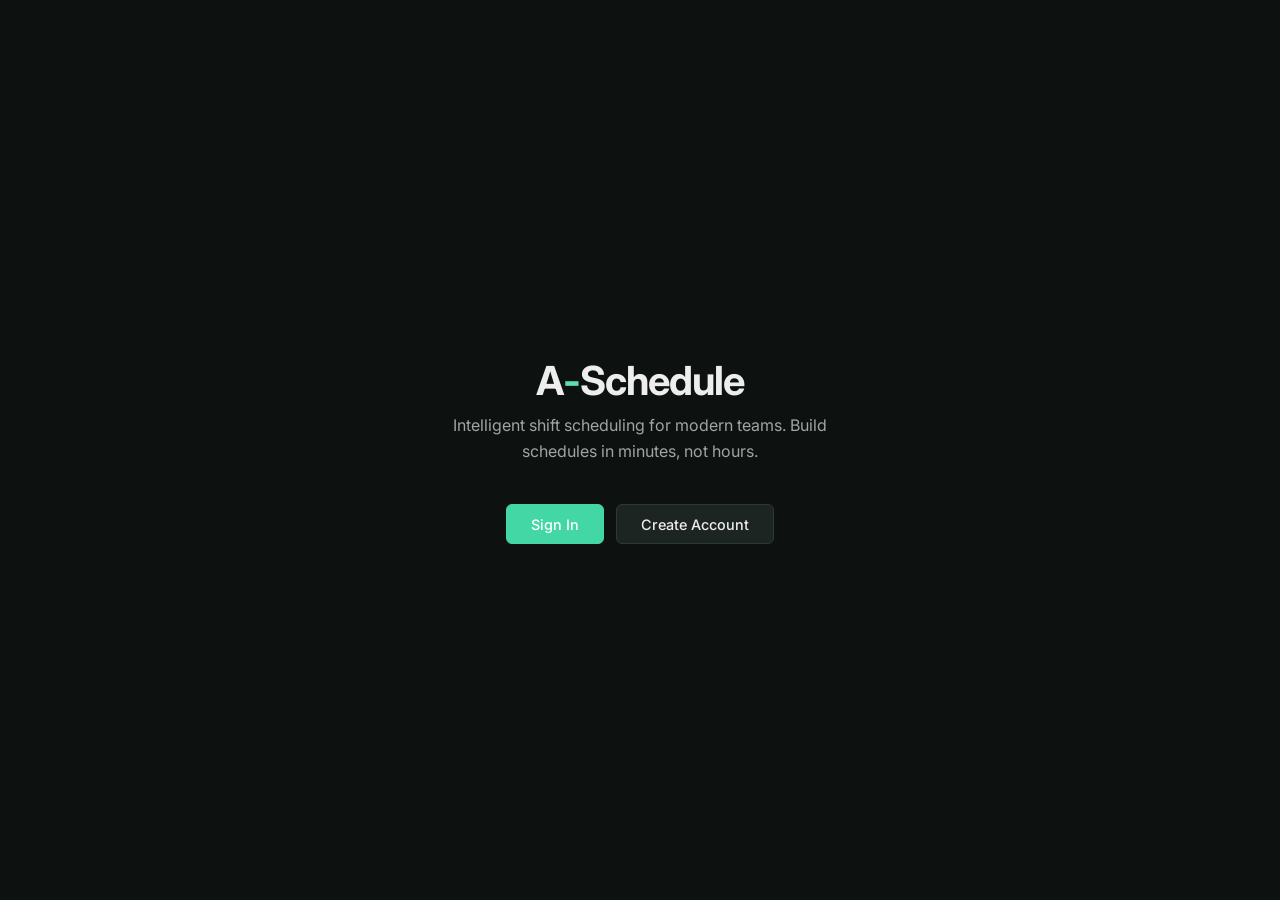
<file: frontend/index.html>
<!DOCTYPE html>
<html lang="en">
<head>
  <meta charset="UTF-8">
  <meta name="viewport" content="width=device-width, initial-scale=1.0">
  <title>A-Schedule</title>
  <link href="https://fonts.googleapis.com/css2?family=Inter:wght@400;500;600;700&display=swap" rel="stylesheet">
  <link rel="stylesheet" href="css/style.css">
</head>
<body>
  <div class="landing-body">
    <div class="hero">
      <div class="hero-logo">A<span>-</span>Schedule</div>
      <p class="hero-tagline">Intelligent shift scheduling for modern teams. Build schedules in minutes, not hours.</p>

      <div class="company-badge" id="company-badge">
        Welcome back, <span id="company-name-display">—</span>
      </div>

      <div class="btn-group" id="logged-out-btns">
        <a href="login.html" class="btn btn-primary" style="padding:0.65rem 1.5rem;font-size:0.9rem">Sign In</a>
        <a href="signup.html" class="btn btn-secondary" style="padding:0.65rem 1.5rem;font-size:0.9rem">Create Account</a>
      </div>

      <div class="btn-group" id="logged-in-btns" style="display:none">
        <a href="dashboard.html" class="btn btn-primary" style="padding:0.65rem 1.5rem;font-size:0.9rem">Go to Dashboard</a>
        <button class="btn btn-ghost" style="padding:0.65rem 1.5rem;font-size:0.9rem" onclick="logout()">Sign Out</button>
      </div>
    </div>
  </div>

  <script src="js/auth.js"></script>
  <script>
    const company = getCompany();
    if (getToken() && company) {
      document.getElementById("logged-out-btns").style.display = "none";
      document.getElementById("logged-in-btns").style.display = "flex";
      document.getElementById("company-badge").style.display = "inline-block";
      document.getElementById("company-name-display").textContent = company.name;
    }
  </script>
</body>
</html>
</file>
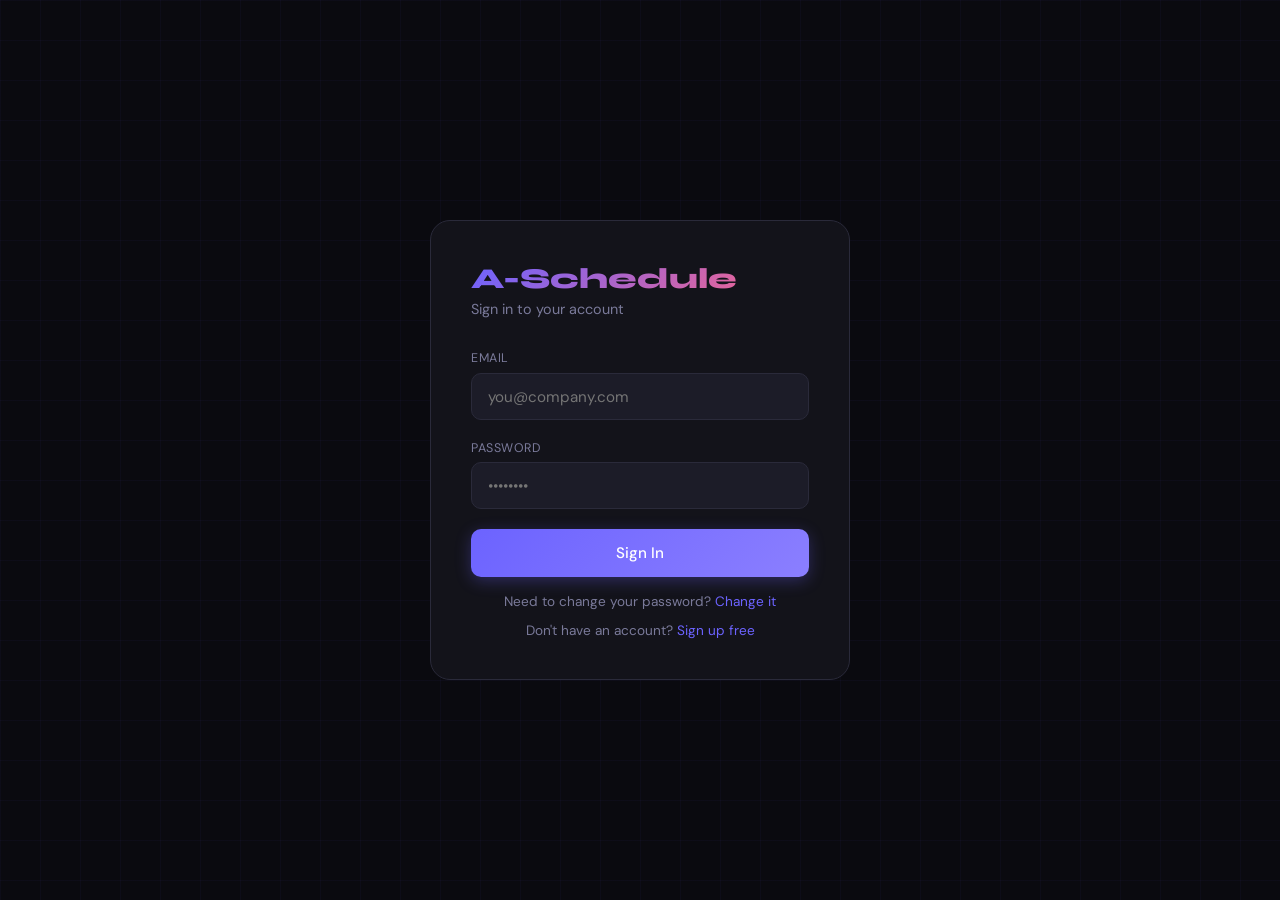
<file: frontend/add-worker.html>
<!DOCTYPE html>
<html lang="en">
<head>
  <meta charset="UTF-8">
  <meta name="viewport" content="width=device-width, initial-scale=1.0">
  <title>Add Worker — A-Schedule</title>
  <link href="https://fonts.googleapis.com/css2?family=Inter:wght@400;500;600;700&display=swap" rel="stylesheet">
  <link rel="stylesheet" href="css/style.css">
</head>
<body>
  <div class="app-layout">
    <aside class="sidebar">
      <a href="index.html" class="sidebar-logo">A-Schedule</a>
      <nav class="sidebar-nav">
        <span class="sidebar-section">Workspace</span>
        <a href="dashboard.html" class="nav-item active" data-page="dashboard"><span class="icon">👥</span> Workers</a>
        <a href="schedule.html" class="nav-item" data-page="schedule"><span class="icon">📅</span> Schedule</a>
        <a href="calendar.html" class="nav-item" data-page="calendar"><span class="icon">🗓</span> Calendar</a>
        <a href="schedule-history.html" class="nav-item" data-page="history"><span class="icon">🗂</span> History</a>
        <span class="sidebar-section">Account</span>
        <a href="setup.html" class="nav-item" data-page="setup"><span class="icon">⚙️</span> Setup</a>
        <a href="settings.html" class="nav-item" data-page="settings"><span class="icon">🎨</span> Settings</a>
        <a href="audit-log.html" class="nav-item" data-page="audit"><span class="icon">🔍</span> Audit Log</a>
      </nav>
      <div class="sidebar-bottom">
        <div class="sidebar-company">
          <div class="sidebar-company-avatar" id="sidebar-company-initial">—</div>
          <span class="sidebar-company-name" id="sidebar-company-name">—</span>
        </div>
        <button class="nav-item" onclick="logout()" style="color:#f87171"><span class="icon">🚪</span> Sign Out</button>
      </div>
    </aside>

    <main class="main-content">
      <div class="page-header">
        <div>
          <h1>Add Worker</h1>
          <p class="subtitle">Enter the employee's details, availability, and assigned roles.</p>
        </div>
        <a href="dashboard.html" class="btn btn-ghost">← Back</a>
      </div>

      <div style="max-width:600px">
        <div class="card">
          <div class="card-title-lg">Basic Info</div>
          <div class="form-group"><label>Full Name</label><input type="text" id="name" placeholder="e.g. Jamie Smith" autofocus></div>
          <div class="form-row">
            <div class="form-group"><label>Max Hours / Week</label><input type="number" id="hours" placeholder="40" min="1" max="80"></div>
            <div class="form-group"><label>Overtime Allowed</label><select id="overtime"><option value="no">No</option><option value="yes">Yes</option></select></div>
          </div>
        </div>

        <div class="card">
          <div class="card-title-lg">Availability</div>
          <div class="days-grid">
            <div class="day-btn" onclick="toggleDay(this,'Monday')">Mon</div>
            <div class="day-btn" onclick="toggleDay(this,'Tuesday')">Tue</div>
            <div class="day-btn" onclick="toggleDay(this,'Wednesday')">Wed</div>
            <div class="day-btn" onclick="toggleDay(this,'Thursday')">Thu</div>
            <div class="day-btn" onclick="toggleDay(this,'Friday')">Fri</div>
            <div class="day-btn" onclick="toggleDay(this,'Saturday')">Sat</div>
            <div class="day-btn" onclick="toggleDay(this,'Sunday')">Sun</div>
          </div>
        </div>

        <div class="card">
          <div class="card-title-lg">Roles</div>
          <div class="roles-grid" id="roles-grid"><span class="no-roles">Loading...</span></div>
        </div>

        <button class="btn btn-primary btn-full" onclick="addWorker()">Add Worker</button>
      </div>
    </main>
  </div>

  <script src="js/auth.js"></script>
  <script>
    if (!getToken()) window.location.href = "login.html";
    initSidebar("dashboard");

    const selectedDays = new Set();
    const selectedRoles = new Set();

    function toggleDay(el, day) {
      if (selectedDays.has(day)) { selectedDays.delete(day); el.classList.remove("selected"); }
      else { selectedDays.add(day); el.classList.add("selected"); }
    }
    function toggleRole(el, id) {
      if (selectedRoles.has(id)) { selectedRoles.delete(id); el.classList.remove("selected"); }
      else { selectedRoles.add(id); el.classList.add("selected"); }
    }

    fetch(`${API}/roles`, { headers: authHeaders() }).then(r => r.json()).then(data => {
      const grid = document.getElementById("roles-grid");
      grid.innerHTML = data.roles && data.roles.length
        ? data.roles.map(r => `<div class="role-btn" onclick="toggleRole(this,${r.id})">${esc(r.name)}</div>`).join("")
        : `<span class="no-roles">No roles yet. <a href="setup.html">Add roles in Setup →</a></span>`;
    });

    function addWorker() {
      const name = document.getElementById("name").value.trim();
      const hours = document.getElementById("hours").value;
      const overtime = document.getElementById("overtime").value;
      if (!name || !hours) return alert("Please enter name and max hours.");
      if (!selectedDays.size) return alert("Please select at least one available day.");
      fetch(`${API}/add-worker`, {
        method: "POST", headers: authHeaders(),
        body: JSON.stringify({ name, max_hours: parseInt(hours), overtime, availability: [...selectedDays], roles: [...selectedRoles] })
      }).then(() => window.location.href = "dashboard.html");
    }
  </script>
</body>
</html>
</file>
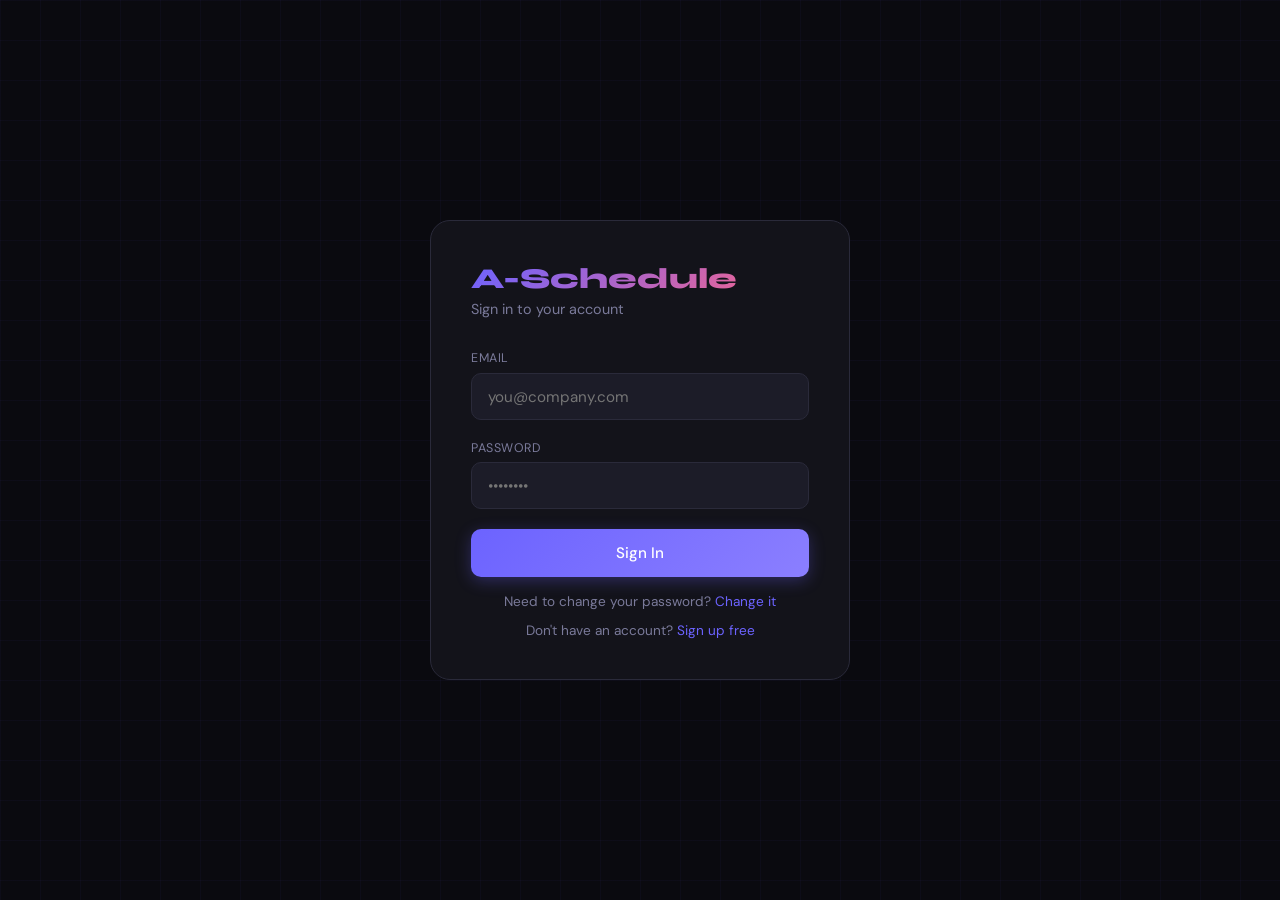
<file: frontend/audit-log.html>
<!DOCTYPE html>
<html lang="en">
<head>
  <meta charset="UTF-8">
  <meta name="viewport" content="width=device-width, initial-scale=1.0">
  <title>Audit Log — A-Schedule</title>
  <link href="https://fonts.googleapis.com/css2?family=Inter:wght@400;500;600;700&display=swap" rel="stylesheet">
  <link rel="stylesheet" href="css/style.css">
  <style>
    .log-table { width: 100%; border-collapse: collapse; font-size: 0.85rem; }
    .log-table th {
      text-align: left; padding: 0.6rem 1rem;
      background: var(--surface2); color: var(--text-muted);
      font-size: 0.7rem; text-transform: uppercase; letter-spacing: 0.5px;
      font-weight: 500; border-bottom: 1px solid var(--border);
    }
    .log-table td {
      padding: 0.7rem 1rem; border-bottom: 1px solid var(--border);
      color: var(--text-secondary); vertical-align: middle;
    }
    .log-table tr:last-child td { border-bottom: none; }
    .log-table tr:hover td { background: var(--surface2); }

    .action-badge {
      display: inline-flex; align-items: center; gap: 0.35rem;
      padding: 0.25rem 0.6rem; border-radius: 5px;
      font-size: 0.72rem; font-weight: 600; white-space: nowrap;
    }
    .tone-add    { background: rgba(52,211,153,0.12);  color: #34d399; }
    .tone-delete { background: rgba(248,113,113,0.12); color: #f87171; }
    .tone-edit   { background: rgba(251,191,36,0.12);  color: #fbbf24; }
    .tone-info   { background: rgba(99,102,241,0.12);  color: #818cf8; }

    .action-icon { font-size: 0.8rem; }

    .ts { font-size: 0.78rem; color: var(--text-muted); white-space: nowrap; }
    .detail-text { color: var(--text-secondary); }

    .filter-bar { display: flex; gap: 0.5rem; margin-bottom: 1.25rem; flex-wrap: wrap; }
    .filter-btn {
      background: var(--surface2); border: 1px solid var(--border);
      color: var(--text-secondary); padding: 0.35rem 0.75rem;
      border-radius: 6px; cursor: pointer; font-size: 0.8rem;
      font-family: inherit; font-weight: 500; transition: all 0.1s;
    }
    .filter-btn:hover, .filter-btn.active {
      border-color: var(--accent); color: var(--accent-text);
      background: var(--accent-subtle);
    }
    .search-input {
      background: var(--surface2); border: 1px solid var(--border);
      color: var(--text); padding: 0.35rem 0.75rem; border-radius: 6px;
      font-size: 0.82rem; font-family: inherit; outline: none;
      transition: border-color 0.15s; width: 220px;
    }
    .search-input:focus { border-color: var(--accent); }
    .search-input::placeholder { color: var(--text-muted); }

    .log-count { font-size: 0.8rem; color: var(--text-muted); margin-left: auto; align-self: center; }
  </style>
</head>
<body>
  <div class="app-layout">
    <aside class="sidebar">
      <a href="index.html" class="sidebar-logo">A-Schedule</a>
      <nav class="sidebar-nav">
        <span class="sidebar-section">Workspace</span>
        <a href="dashboard.html" class="nav-item" data-page="dashboard"><span class="icon">👥</span> Workers</a>
        <a href="schedule.html" class="nav-item" data-page="schedule"><span class="icon">📅</span> Schedule</a>
        <a href="calendar.html" class="nav-item" data-page="calendar"><span class="icon">🗓</span> Calendar</a>
        <a href="schedule-history.html" class="nav-item" data-page="history"><span class="icon">🗂</span> History</a>
        <span class="sidebar-section">Account</span>
        <a href="setup.html" class="nav-item" data-page="setup"><span class="icon">⚙️</span> Setup</a>
        <a href="settings.html" class="nav-item" data-page="settings"><span class="icon">🎨</span> Settings</a>
        <a href="audit-log.html" class="nav-item active" data-page="audit"><span class="icon">🔍</span> Audit Log</a>
      </nav>
      <div class="sidebar-bottom">
        <div class="sidebar-company">
          <div class="sidebar-company-avatar" id="sidebar-company-initial">—</div>
          <span class="sidebar-company-name" id="sidebar-company-name">—</span>
        </div>
        <button class="nav-item" onclick="logout()" style="color:#f87171"><span class="icon">🚪</span> Sign Out</button>
      </div>
    </aside>

    <main class="main-content">
      <div class="page-header">
        <div>
          <h1>Audit Log</h1>
          <p class="subtitle">A record of every action taken in your account.</p>
        </div>
      </div>

      <!-- Filters -->
      <div class="filter-bar">
        <button class="filter-btn active" onclick="setFilter('ALL', this)">All</button>
        <button class="filter-btn" onclick="setFilter('WORKER', this)">Workers</button>
        <button class="filter-btn" onclick="setFilter('SCHEDULE', this)">Schedule</button>
        <button class="filter-btn" onclick="setFilter('ROLE', this)">Roles</button>
        <button class="filter-btn" onclick="setFilter('TEMPLATE', this)">Templates</button>
        <input class="search-input" type="text" id="search-input" placeholder="Search logs..." oninput="applyFilters()">
        <span class="log-count" id="log-count"></span>
      </div>

      <!-- Table -->
      <div class="card card-overflow" style="padding:0">
        <div id="log-body">
          <div style="padding:2rem;text-align:center;color:var(--text-muted)">Loading...</div>
        </div>
      </div>
    </main>
  </div>

  <script src="js/auth.js"></script>
  <script>
    if (!getToken()) window.location.href = "login.html";
    initSidebar("audit");

    const ACTION_META = {
      ADD_WORKER:        { icon: "➕", label: "Add Worker",        tone: "add" },
      DELETE_WORKER:     { icon: "🗑", label: "Delete Worker",     tone: "delete" },
      EDIT_WORKER:       { icon: "✏️", label: "Edit Worker",       tone: "edit" },
      GENERATE_SCHEDULE: { icon: "⚡", label: "Generate Schedule", tone: "info" },
      CLEAR_SCHEDULE:    { icon: "🧹", label: "Clear Schedule",    tone: "delete" },
      EDIT_SHIFT:        { icon: "✏️", label: "Edit Shift",        tone: "edit" },
      SWAP_SHIFT:        { icon: "⇄",  label: "Swap Shift",        tone: "edit" },
      DELETE_SHIFT:      { icon: "❌", label: "Delete Shift",      tone: "delete" },
      ADD_ROLE:          { icon: "➕", label: "Add Role",          tone: "add" },
      DELETE_ROLE:       { icon: "🗑", label: "Delete Role",       tone: "delete" },
      SAVE_TEMPLATE:     { icon: "📋", label: "Save Template",     tone: "add" },
      DELETE_TEMPLATE:   { icon: "🗑", label: "Delete Template",   tone: "delete" },
      CHANGE_PASSWORD:   { icon: "🔑", label: "Change Password",   tone: "info" },
    };

    // Shift actions belong under the Schedule filter
    const FILTER_MATCH = {
      SCHEDULE: a => a.includes("SCHEDULE") || a.includes("SHIFT"),
    };

    let allLogs = [];
    let currentFilter = "ALL";

    function setFilter(f, btn) {
      currentFilter = f;
      document.querySelectorAll(".filter-btn").forEach(b => b.classList.remove("active"));
      btn.classList.add("active");
      applyFilters();
    }

    function applyFilters() {
      const search = document.getElementById("search-input").value.toLowerCase();
      let filtered = allLogs;

      if (currentFilter !== "ALL") {
        const match = FILTER_MATCH[currentFilter] || (a => a.includes(currentFilter));
        filtered = filtered.filter(l => match(l.action));
      }
      if (search) {
        filtered = filtered.filter(l =>
          l.action.toLowerCase().includes(search) ||
          (l.detail || "").toLowerCase().includes(search) ||
          l.timestamp.includes(search)
        );
      }

      document.getElementById("log-count").textContent = `${filtered.length} entr${filtered.length === 1 ? 'y' : 'ies'}`;
      renderTable(filtered);
    }

    function formatTimestamp(ts) {
      return new Date(ts.replace(" ", "T") + "Z").toLocaleString("en-US", {
        month: "short", day: "numeric", year: "numeric",
        hour: "numeric", minute: "2-digit", hour12: true
      });
    }

    function renderTable(logs) {
      const body = document.getElementById("log-body");
      if (!logs.length) {
        body.innerHTML = `<div class="empty-state" style="padding:2.5rem">
          <div class="icon">🔍</div>
          <p>No log entries found. Actions you take will appear here.</p>
        </div>`;
        return;
      }

      const rows = logs.map(l => {
        const meta = ACTION_META[l.action] || { icon: "•", label: l.action, tone: "info" };
        return `<tr>
          <td class="ts">${formatTimestamp(l.timestamp)}</td>
          <td>
            <span class="action-badge tone-${meta.tone}">
              <span class="action-icon">${meta.icon}</span>
              ${esc(meta.label)}
            </span>
          </td>
          <td class="detail-text">${esc(l.detail || "—")}</td>
        </tr>`;
      }).join("");

      body.innerHTML = `<table class="log-table">
        <thead><tr>
          <th style="width:180px">Timestamp</th>
          <th style="width:180px">Action</th>
          <th>Detail</th>
        </tr></thead>
        <tbody>${rows}</tbody>
      </table>`;
    }

    fetch(`${API}/audit-log`, { headers: authHeaders() })
      .then(r => r.json()).then(data => {
        allLogs = data.logs || [];
        applyFilters();
      }).catch(() => {
        document.getElementById("log-body").innerHTML =
          `<div style="padding:2rem;text-align:center;color:var(--text-muted)">Could not load audit log.</div>`;
      });
  </script>
</body>
</html>
</file>
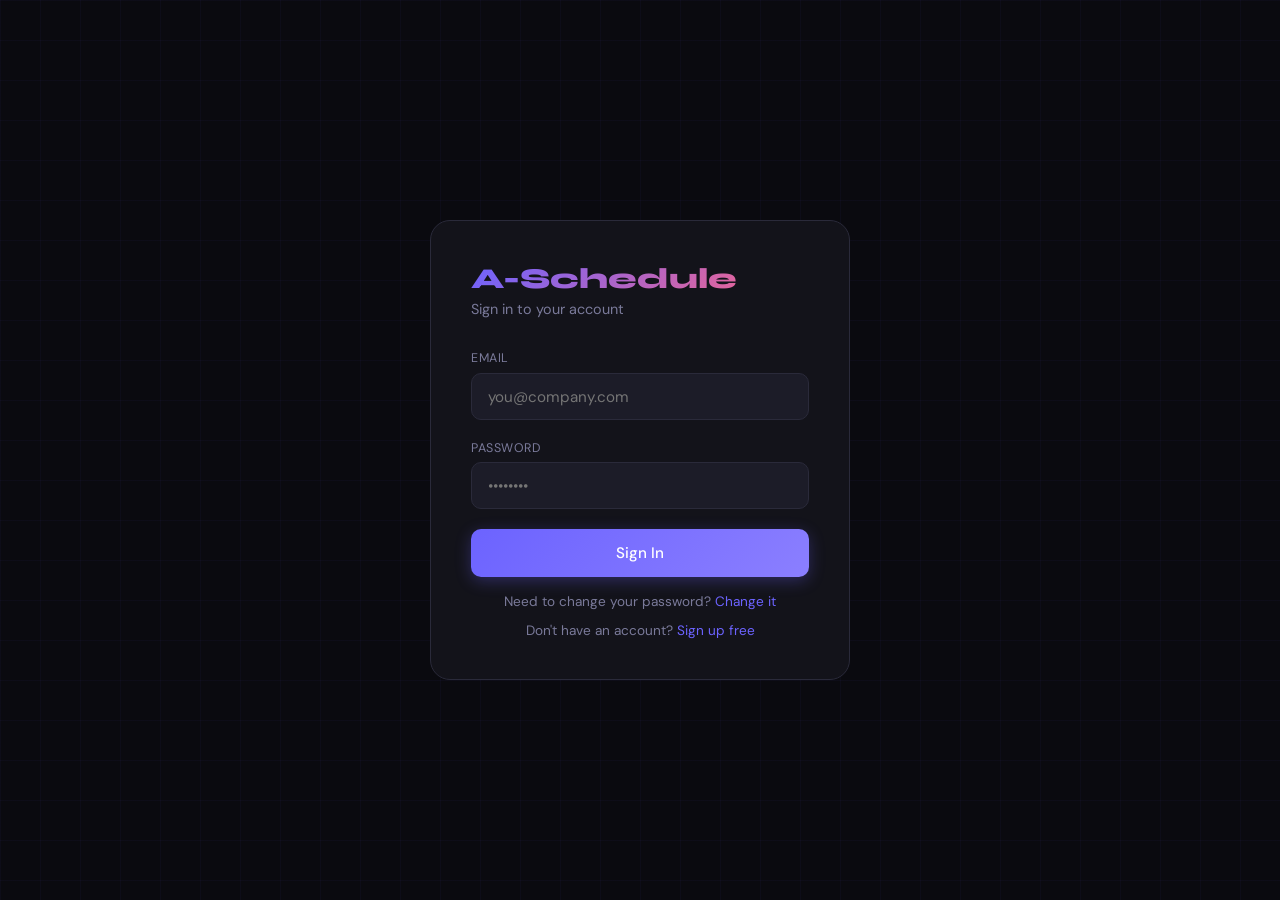
<file: frontend/calendar.html>
<!DOCTYPE html>
<html lang="en">
<head>
  <meta charset="UTF-8">
  <meta name="viewport" content="width=device-width, initial-scale=1.0">
  <title>Calendar — A-Schedule</title>
  <link href="https://fonts.googleapis.com/css2?family=Inter:wght@400;500;600;700&display=swap" rel="stylesheet">
  <link rel="stylesheet" href="css/style.css">
  <style>
    /* ── Nav ── */
    .cal-toolbar {
      display: flex; align-items: center; justify-content: space-between;
      margin-bottom: 1.25rem; gap: 1rem; flex-wrap: wrap;
    }
    .cal-nav-left  { display: flex; align-items: center; gap: 0.5rem; }
    .cal-nav-right { display: flex; align-items: center; gap: 0.5rem; }
    .cal-period-label {
      font-size: 1rem; font-weight: 600; color: var(--text);
      min-width: 200px; text-align: center;
    }
    .cal-btn {
      background: var(--surface2); border: 1px solid var(--border); color: var(--text-secondary);
      padding: 0.4rem 0.75rem; border-radius: 6px; cursor: pointer;
      font-size: 0.82rem; font-family: inherit; font-weight: 500; transition: all 0.1s;
    }
    .cal-btn:hover:not(:disabled) { border-color: var(--accent); color: var(--accent-text); }
    .cal-btn:disabled { opacity: 0.3; cursor: not-allowed; }
    .cal-btn.icon-btn { padding: 0.4rem 0.6rem; font-size: 1rem; }
    .view-toggle { display: flex; background: var(--surface2); border: 1px solid var(--border); border-radius: 6px; overflow: hidden; }
    .view-btn {
      background: transparent; border: none; color: var(--text-secondary);
      padding: 0.4rem 0.85rem; font-size: 0.82rem; font-family: inherit;
      font-weight: 500; cursor: pointer; transition: all 0.1s; border-right: 1px solid var(--border);
    }
    .view-btn:last-child { border-right: none; }
    .view-btn.active { background: var(--accent); color: white; }

    /* ── Shared grid styles ── */
    .cal-wrap { border: 1px solid var(--border); border-radius: 10px; overflow: hidden; }
    .cal-col-header {
      background: var(--surface2); border-bottom: 1px solid var(--border);
      padding: 0.55rem 0.5rem; text-align: center;
    }
    .day-name-sm  { font-size: 0.68rem; text-transform: uppercase; letter-spacing: 0.5px; color: var(--text-muted); font-weight: 500; }
    .day-num-lg   { font-size: 1rem; font-weight: 600; color: var(--text); margin-top: 0.1rem; }
    .day-num-lg.is-today {
      background: var(--accent); color: white;
      width: 26px; height: 26px; border-radius: 50%;
      display: inline-flex; align-items: center; justify-content: center;
    }

    /* ── Shift block ── */
    .shift-block {
      border-radius: 5px; padding: 0.25rem 0.45rem; margin-bottom: 0.2rem;
      font-size: 0.72rem; line-height: 1.35; cursor: pointer;
      background: var(--accent-subtle); border-left: 3px solid var(--accent);
      color: var(--accent-text); transition: opacity 0.1s; position: relative;
    }
    .shift-block:hover { opacity: 0.75; }
    .shift-block .s-name { font-weight: 600; white-space: nowrap; overflow: hidden; text-overflow: ellipsis; }
    .shift-block .s-time { opacity: 0.75; }
    .shift-block .s-del {
      position: absolute; top: 2px; right: 3px; font-size: 0.8rem;
      color: var(--text-muted); opacity: 0; transition: opacity 0.1s;
      cursor: pointer; background: none; border: none; padding: 0; font-family: inherit;
    }
    .shift-block:hover .s-del { opacity: 1; }
    .shift-block .s-del:hover { color: #f87171; }
    .empty-day { color: var(--text-muted); font-size: 0.75rem; opacity: 0.4; text-align: center; padding: 0.75rem 0; }

    /* ── WEEK VIEW ── */
    .week-grid {
      display: grid; grid-template-columns: repeat(7, 1fr);
    }
    .week-cell {
      border-right: 1px solid var(--border); padding: 0.4rem 0.3rem; min-height: 80px;
    }
    .week-cell:last-child { border-right: none; }

    /* ── DAY VIEW ── */
    .day-view { padding: 1.25rem; }
    .day-view-header { font-size: 1.1rem; font-weight: 600; margin-bottom: 1rem; color: var(--text); }
    .day-view-empty { color: var(--text-muted); font-size: 0.9rem; padding: 2rem; text-align: center; }
    .day-shift-card {
      display: flex; align-items: center; gap: 1rem;
      background: var(--surface2); border: 1px solid var(--border);
      border-left: 4px solid var(--accent); border-radius: 8px;
      padding: 0.75rem 1rem; margin-bottom: 0.6rem; cursor: pointer; transition: opacity 0.1s;
    }
    .day-shift-card:hover { opacity: 0.8; }
    .day-shift-time { font-size: 0.82rem; color: var(--text-muted); min-width: 90px; }
    .day-shift-worker { font-weight: 600; font-size: 0.9rem; }
    .day-shift-role { font-size: 0.78rem; color: var(--text-secondary); margin-top: 0.1rem; }
    .day-shift-del { margin-left: auto; }

    /* ── MONTH VIEW ── */
    .month-grid {
      display: grid; grid-template-columns: repeat(7, 1fr);
    }
    .month-day-header {
      background: var(--surface2); border-bottom: 1px solid var(--border);
      border-right: 1px solid var(--border); padding: 0.4rem;
      font-size: 0.68rem; text-transform: uppercase; letter-spacing: 0.5px;
      color: var(--text-muted); text-align: center; font-weight: 500;
    }
    .month-day-header:last-child { border-right: none; }
    .month-cell {
      border-right: 1px solid var(--border); border-bottom: 1px solid var(--border);
      padding: 0.35rem 0.3rem; min-height: 80px; vertical-align: top;
    }
    .month-cell:nth-child(7n) { border-right: none; }
    .month-cell.other-month { opacity: 0.35; }
    .month-cell.is-today { background: var(--accent-subtle); }
    .month-date {
      font-size: 0.78rem; font-weight: 600; color: var(--text-secondary);
      margin-bottom: 0.3rem; text-align: right; padding-right: 0.2rem;
    }
    .month-date.is-today {
      color: var(--accent-text); font-weight: 700;
    }
    .month-more {
      font-size: 0.68rem; color: var(--text-muted); padding: 0.1rem 0.2rem; cursor: pointer;
    }
    .month-more:hover { color: var(--accent-text); }

    /* ── Range badge ── */
    .range-badge {
      font-size: 0.72rem; color: var(--text-muted);
      background: var(--surface2); border: 1px solid var(--border);
      border-radius: 5px; padding: 0.25rem 0.6rem; white-space: nowrap;
    }

    /* ── Modal ── */
    .modal-overlay {
      position: fixed; inset: 0; background: rgba(0,0,0,0.5);
      display: flex; align-items: center; justify-content: center; z-index: 300;
    }
    .modal {
      background: var(--surface); border: 1px solid var(--border);
      border-radius: 12px; padding: 1.5rem; width: 100%; max-width: 320px;
      animation: fadeUp 0.2s ease;
    }
    .modal-title { font-size: 1rem; font-weight: 600; margin-bottom: 1rem; }
    .modal-row { display: flex; justify-content: space-between; font-size: 0.85rem; padding: 0.4rem 0; border-bottom: 1px solid var(--border); color: var(--text-secondary); }
    .modal-row:last-of-type { border-bottom: none; }
    .modal-row strong { color: var(--text); }
    .modal-actions { display: flex; gap: 0.5rem; margin-top: 1.25rem; justify-content: flex-end; }
  </style>
</head>
<body>
  <div class="app-layout">
    <aside class="sidebar">
      <a href="index.html" class="sidebar-logo">A-Schedule</a>
      <nav class="sidebar-nav">
        <span class="sidebar-section">Workspace</span>
        <a href="dashboard.html" class="nav-item" data-page="dashboard"><span class="icon">👥</span> Workers</a>
        <a href="schedule.html" class="nav-item" data-page="schedule"><span class="icon">📅</span> Schedule</a>
        <a href="calendar.html" class="nav-item active" data-page="calendar"><span class="icon">🗓</span> Calendar</a>
        <a href="schedule-history.html" class="nav-item" data-page="history"><span class="icon">🗂</span> History</a>
        <span class="sidebar-section">Account</span>
        <a href="setup.html" class="nav-item" data-page="setup"><span class="icon">⚙️</span> Setup</a>
        <a href="settings.html" class="nav-item" data-page="settings"><span class="icon">🎨</span> Settings</a>
        <a href="audit-log.html" class="nav-item" data-page="audit"><span class="icon">🔍</span> Audit Log</a>
      </nav>
      <div class="sidebar-bottom">
        <div class="sidebar-company">
          <div class="sidebar-company-avatar" id="sidebar-company-initial">—</div>
          <span class="sidebar-company-name" id="sidebar-company-name">—</span>
        </div>
        <button class="nav-item" onclick="logout()" style="color:#f87171"><span class="icon">🚪</span> Sign Out</button>
      </div>
    </aside>

    <main class="main-content">
      <div class="page-header">
        <div><h1>Calendar</h1><p class="subtitle">View your schedule by day, week, or month.</p></div>
        <a href="schedule.html" class="btn btn-primary">+ Build Schedule</a>
      </div>

      <!-- Toolbar -->
      <div class="cal-toolbar">
        <div class="cal-nav-left">
          <button class="cal-btn icon-btn" id="btn-prev" onclick="navigate(-1)">‹</button>
          <span class="cal-period-label" id="period-label">—</span>
          <button class="cal-btn icon-btn" id="btn-next" onclick="navigate(1)">›</button>
          <button class="cal-btn" onclick="goToToday()">Today</button>
        </div>
        <div class="cal-nav-right">
          <span class="range-badge">3 mo back · 6 mo forward</span>
          <div class="view-toggle">
            <button class="view-btn"        id="vbtn-day"   onclick="setView('day')">Day</button>
            <button class="view-btn active" id="vbtn-week"  onclick="setView('week')">Week</button>
            <button class="view-btn"        id="vbtn-month" onclick="setView('month')">Month</button>
          </div>
        </div>
      </div>

      <!-- Calendar output -->
      <div class="card" style="padding:0;overflow:hidden" id="cal-card">
        <div id="cal-output" style="padding:2rem;color:var(--text-muted);text-align:center">Loading...</div>
      </div>
    </main>
  </div>

  <!-- Modal -->
  <div class="modal-overlay" id="modal" style="display:none" onclick="if(event.target===this)closeModal()">
    <div class="modal">
      <div class="modal-title">Shift Details</div>
      <div id="modal-body"></div>
      <div class="modal-actions">
        <button class="btn btn-ghost" onclick="closeModal()">Close</button>
        <button class="btn btn-danger-soft" style="border:1px solid rgba(248,113,113,0.3)" id="modal-del-btn">Remove</button>
      </div>
    </div>
  </div>

  <div class="toast" id="toast"></div>
  <script src="js/auth.js"></script>
  <script>
    if (!getToken()) window.location.href = "login.html";
    initSidebar("calendar");

    // The schedule is a repeating weekly template (shifts are stored by
    // weekday, not by date), so every Monday shows the Monday shifts, etc.
    const DAYS_FULL  = ["Sunday","Monday","Tuesday","Wednesday","Thursday","Friday","Saturday"];
    const DAYS_SHORT = ["Sun","Mon","Tue","Wed","Thu","Fri","Sat"];
    const MONTHS     = ["January","February","March","April","May","June","July","August","September","October","November","December"];

    const todayDate = new Date(); todayDate.setHours(0,0,0,0);
    const MIN_DATE  = new Date(todayDate); MIN_DATE.setMonth(MIN_DATE.getMonth() - 3);
    const MAX_DATE  = new Date(todayDate); MAX_DATE.setMonth(MAX_DATE.getMonth() + 6);

    let currentView = "week";
    let cursor = new Date(todayDate); // day cursor
    let allSchedule = [];

    function addDays(d, n) { const x = new Date(d); x.setDate(x.getDate() + n); return x; }
    function addMonths(d, n) { const x = new Date(d); x.setMonth(x.getMonth() + n); return x; }
    function sameDay(a, b) { return a.toDateString() === b.toDateString(); }
    function getWeekStart(d) { const x = new Date(d); x.setDate(x.getDate() - x.getDay()); return x; }
    function getMonthStart(d) { return new Date(d.getFullYear(), d.getMonth(), 1); }

    function shiftsForDay(dayName) { return allSchedule.filter(s => s.day === dayName); }
    function shiftsForDate(date)   { return shiftsForDay(DAYS_FULL[date.getDay()]); }

    function showToast(msg, type="success") {
      const t = document.getElementById("toast");
      t.textContent = msg; t.className = `toast ${type} show`;
      setTimeout(() => t.className = "toast", 3000);
    }

    function setView(v) {
      if (currentView === v) return;
      currentView = v;
      ["day","week","month"].forEach(x => {
        document.getElementById(`vbtn-${x}`).classList.toggle("active", x === v);
      });
      render();
    }

    function navigate(dir) {
      if (currentView === "day")   cursor = addDays(cursor, dir);
      if (currentView === "week")  cursor = addDays(cursor, dir * 7);
      if (currentView === "month") cursor = addMonths(cursor, dir);
      render();
    }

    function goToToday() { cursor = new Date(todayDate); render(); }

    function updateNav() {
      let prevOk, nextOk;
      if (currentView === "day") {
        prevOk = addDays(cursor, -1) >= MIN_DATE;
        nextOk = addDays(cursor,  1) <= MAX_DATE;
      } else if (currentView === "week") {
        prevOk = addDays(getWeekStart(cursor), -1) >= MIN_DATE;
        nextOk = addDays(getWeekStart(cursor), 7)  <= MAX_DATE;
      } else {
        prevOk = addMonths(cursor, -1) >= MIN_DATE;
        nextOk = addMonths(cursor,  1) <= MAX_DATE;
      }
      document.getElementById("btn-prev").disabled = !prevOk;
      document.getElementById("btn-next").disabled = !nextOk;
    }

    function shiftBlock(s, compact=false) {
      return `<div class="shift-block" onclick="openModal(${s.id})">
        <button class="s-del" onclick="event.stopPropagation();deleteShift(${s.id})">×</button>
        <div class="s-name">${esc(s.worker || "Unassigned")}</div>
        ${!compact ? `<div class="s-time">${esc(s.start_time)}–${esc(s.end_time)}</div>` : ''}
        ${s.role && !compact ? `<div class="s-time">${esc(s.role)}</div>` : ''}
      </div>`;
    }

    function render() {
      updateNav();
      const out = document.getElementById("cal-output");

      if (currentView === "day") renderDay(out);
      else if (currentView === "week") renderWeek(out);
      else renderMonth(out);
    }

    // ── DAY VIEW ──────────────────────────────────────
    function renderDay(out) {
      const dayName = DAYS_FULL[cursor.getDay()];
      const shifts  = shiftsForDate(cursor);
      const isToday = sameDay(cursor, todayDate);

      document.getElementById("period-label").textContent =
        cursor.toLocaleDateString("en-US", { weekday:"long", month:"long", day:"numeric", year:"numeric" });

      let html = `<div class="day-view">`;
      html += `<div class="day-view-header">${isToday ? "Today — " : ""}${dayName}</div>`;

      if (!shifts.length) {
        html += `<div class="day-view-empty">No shifts scheduled for this day.<br><a href="schedule.html" style="color:var(--accent-text);text-decoration:none;font-size:0.85rem">Build a schedule →</a></div>`;
      } else {
        const sorted = [...shifts].sort((a,b) => a.start_time.localeCompare(b.start_time));
        sorted.forEach(s => {
          html += `<div class="day-shift-card" onclick="openModal(${s.id})">
            <div class="day-shift-time">${esc(s.start_time)} – ${esc(s.end_time)}</div>
            <div><div class="day-shift-worker">${esc(s.worker || "Unassigned")}</div><div class="day-shift-role">${esc(s.role || "No role")}</div></div>
            <div class="day-shift-del"><button class="btn btn-danger-soft" style="border:1px solid rgba(248,113,113,0.25)" onclick="event.stopPropagation();deleteShift(${s.id})">Remove</button></div>
          </div>`;
        });
      }
      html += `</div>`;
      out.innerHTML = html;
    }

    // ── WEEK VIEW ─────────────────────────────────────
    function renderWeek(out) {
      const ws = getWeekStart(cursor);
      const we = addDays(ws, 6);
      const weekDays = Array.from({length:7}, (_,i) => addDays(ws, i));

      if (ws.getMonth() === we.getMonth()) {
        document.getElementById("period-label").textContent =
          `${MONTHS[ws.getMonth()]} ${ws.getDate()}–${we.getDate()}, ${ws.getFullYear()}`;
      } else {
        document.getElementById("period-label").textContent =
          `${ws.toLocaleDateString("en-US",{month:"short",day:"numeric"})} – ${we.toLocaleDateString("en-US",{month:"short",day:"numeric"})}, ${ws.getFullYear()}`;
      }

      let html = `<div class="cal-wrap"><div class="week-grid">`;

      // Headers
      weekDays.forEach(d => {
        const isToday = sameDay(d, todayDate);
        const cnt = shiftsForDate(d).length;
        html += `<div class="cal-col-header" style="border-right:1px solid var(--border)">
          <div class="day-name-sm">${DAYS_SHORT[d.getDay()]}</div>
          <div class="day-num-lg${isToday?' is-today':''}">${d.getDate()}</div>
          ${cnt ? `<div style="font-size:0.65rem;color:var(--accent-text);margin-top:0.1rem">${cnt} shift${cnt>1?'s':''}</div>` : ''}
        </div>`;
      });

      // Cells
      weekDays.forEach(d => {
        const shifts = [...shiftsForDate(d)].sort((a,b) => a.start_time.localeCompare(b.start_time));
        html += `<div class="week-cell">`;
        if (shifts.length) shifts.forEach(s => html += shiftBlock(s));
        else html += `<div class="empty-day">—</div>`;
        html += `</div>`;
      });

      html += `</div></div>`;
      out.innerHTML = html;
    }

    // ── MONTH VIEW ────────────────────────────────────
    function renderMonth(out) {
      const ms = getMonthStart(cursor);
      const me = new Date(cursor.getFullYear(), cursor.getMonth() + 1, 0); // last day

      document.getElementById("period-label").textContent =
        `${MONTHS[cursor.getMonth()]} ${cursor.getFullYear()}`;

      // Grid starts from Sunday of the first week and ends Saturday of the last week
      const gridStart = getWeekStart(ms);
      const gridEnd   = addDays(getWeekStart(me), 6);

      let html = `<div class="cal-wrap"><div class="month-grid">`;

      DAYS_SHORT.forEach(d => html += `<div class="month-day-header">${d}</div>`);

      let d = new Date(gridStart);
      while (d <= gridEnd) {
        const isCurrentMonth = d.getMonth() === cursor.getMonth();
        const isToday = sameDay(d, todayDate);
        const dayName = DAYS_FULL[d.getDay()];
        const shifts  = shiftsForDay(dayName);
        const maxShow = 2;

        html += `<div class="month-cell${!isCurrentMonth?' other-month':''}${isToday?' is-today':''}">`;
        html += `<div class="month-date${isToday?' is-today':''}">${d.getDate()}</div>`;

        if (shifts.length) {
          shifts.slice(0, maxShow).forEach(s => html += shiftBlock(s, true));
          if (shifts.length > maxShow) {
            html += `<div class="month-more" onclick="cursor=new Date(${d.getTime()});setView('day')">+${shifts.length - maxShow} more</div>`;
          }
        }
        html += `</div>`;
        d = addDays(d, 1);
      }

      html += `</div></div>`;
      out.innerHTML = html;
    }

    // ── Modal ─────────────────────────────────────────
    function openModal(id) {
      const s = allSchedule.find(x => x.id === id);
      if (!s) return;
      document.getElementById("modal-body").innerHTML = `
        <div class="modal-row"><span>Worker</span><strong>${esc(s.worker || "Unassigned")}</strong></div>
        <div class="modal-row"><span>Day</span><strong>${esc(s.day)}</strong></div>
        <div class="modal-row"><span>Start</span><strong>${esc(s.start_time)}</strong></div>
        <div class="modal-row"><span>End</span><strong>${esc(s.end_time)}</strong></div>
        <div class="modal-row"><span>Role</span><strong>${esc(s.role || "—")}</strong></div>`;
      document.getElementById("modal-del-btn").onclick = () => deleteShift(id, true);
      document.getElementById("modal").style.display = "flex";
    }

    function closeModal() { document.getElementById("modal").style.display = "none"; }

    function deleteShift(id, fromModal=false) {
      fetch(`${API}/schedule/${id}`, { method:"DELETE", headers: authHeaders() })
        .then(r => r.json()).then(data => {
          if (data.status === "success") {
            showToast("Shift removed");
            if (fromModal) closeModal();
            allSchedule = allSchedule.filter(s => s.id !== id);
            render();
          } else showToast("Failed to remove shift", "error");
        });
    }

    // ── Load ──────────────────────────────────────────
    fetch(`${API}/schedule`, { headers: authHeaders() }).then(r => r.json()).then(data => {
      allSchedule = data.schedule || [];
      render();
    });
  </script>
</body>
</html>
</file>
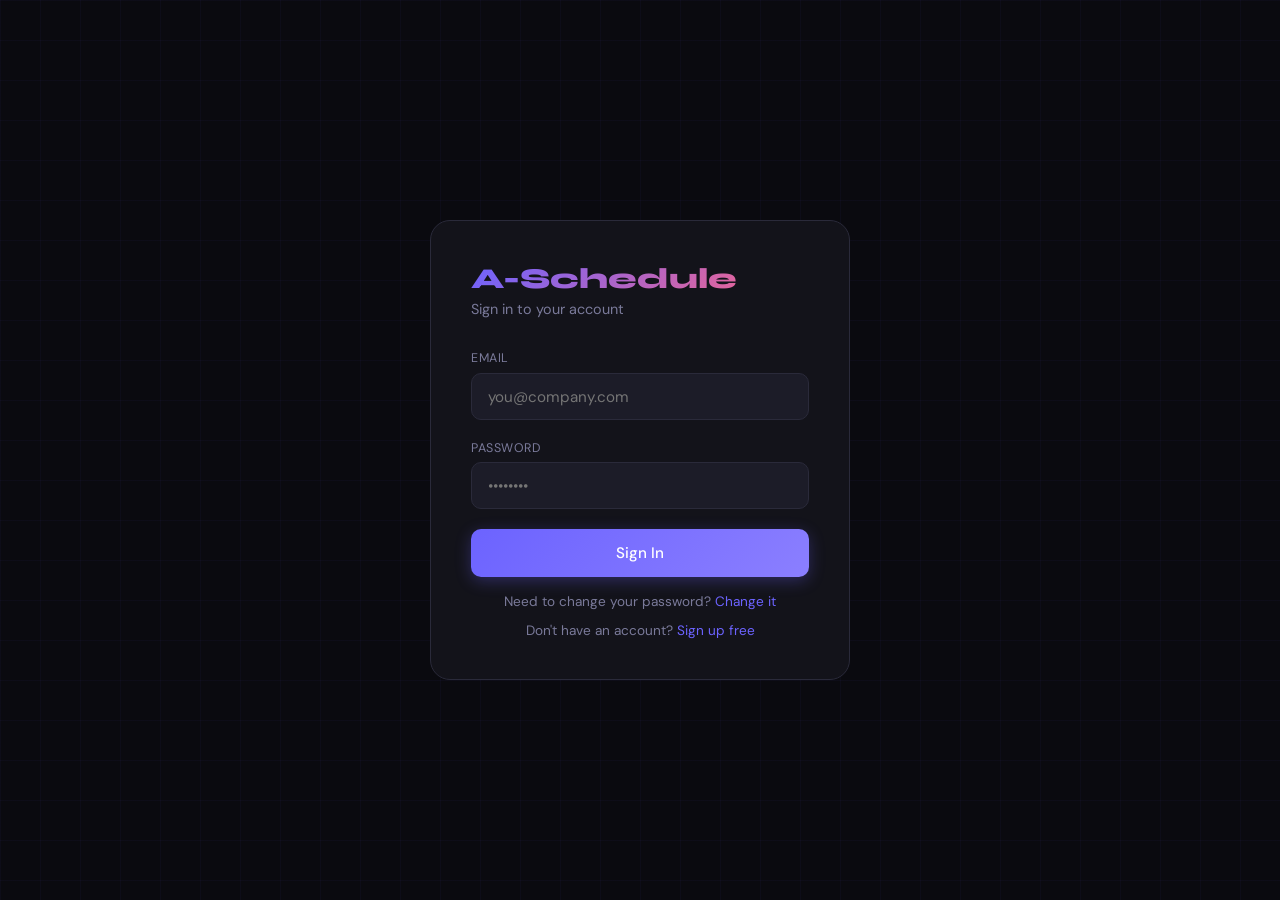
<file: frontend/dashboard.html>
<!DOCTYPE html>
<html lang="en">
<head>
  <meta charset="UTF-8">
  <meta name="viewport" content="width=device-width, initial-scale=1.0">
  <title>Workers — A-Schedule</title>
  <link href="https://fonts.googleapis.com/css2?family=Inter:wght@400;500;600;700&display=swap" rel="stylesheet">
  <link rel="stylesheet" href="css/style.css">
  <style>
    @media print {
      .sidebar, .page-header button, .btn, .stats, #conflicts-section { display: none !important; }
      .main-content { padding: 0 !important; }
      body { background: white !important; color: black !important; }
      table { font-size: 0.85rem; }
    }
  </style>
</head>
<body>
  <div class="app-layout">
    <aside class="sidebar">
      <a href="index.html" class="sidebar-logo">A-Schedule</a>
      <nav class="sidebar-nav">
        <span class="sidebar-section">Workspace</span>
        <a href="dashboard.html" class="nav-item active" data-page="dashboard"><span class="icon">👥</span> Workers</a>
        <a href="schedule.html" class="nav-item" data-page="schedule"><span class="icon">📅</span> Schedule</a>
        <a href="calendar.html" class="nav-item" data-page="calendar"><span class="icon">🗓</span> Calendar</a>
        <a href="schedule-history.html" class="nav-item" data-page="history"><span class="icon">🗂</span> History</a>
        <span class="sidebar-section">Account</span>
        <a href="setup.html" class="nav-item" data-page="setup"><span class="icon">⚙️</span> Setup</a>
        <a href="settings.html" class="nav-item" data-page="settings"><span class="icon">🎨</span> Settings</a>
        <a href="audit-log.html" class="nav-item" data-page="audit"><span class="icon">🔍</span> Audit Log</a>
      </nav>
      <div class="sidebar-bottom">
        <div class="sidebar-company">
          <div class="sidebar-company-avatar" id="sidebar-company-initial">—</div>
          <span class="sidebar-company-name" id="sidebar-company-name">—</span>
        </div>
        <button class="nav-item" onclick="logout()" style="color:#f87171"><span class="icon">🚪</span> Sign Out</button>
      </div>
    </aside>

    <main class="main-content">
      <div class="page-header">
        <div>
          <h1>Workers</h1>
          <p class="subtitle">Manage your team's availability, roles, and hours.</p>
        </div>
        <div style="display:flex;gap:0.5rem"><button class="btn btn-ghost" onclick="window.print()">🖨 Print Roster</button><a href="add-worker.html" class="btn btn-primary">+ Add Worker</a></div>
      </div>

      <div class="stats">
        <div class="stat-card"><div class="stat-label">Total Workers</div><div class="stat-value accent" id="stat-workers">—</div></div>
        <div class="stat-card"><div class="stat-label">Overtime Eligible</div><div class="stat-value" id="stat-ot">—</div></div>
        <div class="stat-card"><div class="stat-label">Total Max Hrs/Wk</div><div class="stat-value" id="stat-hours">—</div></div>
        <div class="stat-card"><div class="stat-label">Avg Hrs / Worker</div><div class="stat-value" id="stat-avg">—</div></div>
        <div class="stat-card"><div class="stat-label">Roles Covered</div><div class="stat-value" id="stat-roles">—</div></div>
        <div class="stat-card" style="cursor:pointer" onclick="document.getElementById('conflicts-section').scrollIntoView({behavior:'smooth'})">
          <div class="stat-label">⚠️ Conflicts</div>
          <div class="stat-value" id="stat-conflicts">—</div>
        </div>
      </div>

      <!-- Conflict Warnings -->
      <div id="conflicts-section" style="display:none; margin-bottom:1.25rem">
        <div class="card" style="border-color:rgba(248,113,113,0.35); background:rgba(248,113,113,0.04)">
          <div style="display:flex; align-items:center; justify-content:space-between; margin-bottom:1rem">
            <div class="card-title" style="color:#f87171">⚠️ Scheduling Conflicts</div>
            <button class="btn btn-ghost" style="font-size:0.75rem;padding:0.3rem 0.6rem" onclick="document.getElementById('conflicts-section').style.display='none'">Dismiss</button>
          </div>
          <div id="conflicts-list"></div>
        </div>
      </div>

      <div class="card-overflow">
        <div class="card-header"><div class="card-title">Team Roster</div></div>
        <div id="workers-container">
          <div class="empty-state">
            <div class="icon">👥</div>
            <p>No workers added yet.</p>
            <a href="add-worker.html" class="btn btn-primary">Add your first worker</a>
          </div>
        </div>
      </div>
    </main>
  </div>
  <div class="toast" id="toast"></div>

  <script src="js/auth.js"></script>
  <script>
    if (!getToken()) window.location.href = "login.html";
    initSidebar("dashboard");

    let workersById = {};

    function showToast(msg, type = "success") {
      const t = document.getElementById("toast");
      t.textContent = msg; t.className = `toast ${type} show`;
      setTimeout(() => t.className = "toast", 3000);
    }

    function shiftHours(s) {
      const [sh, sm] = s.start_time.split(":").map(Number);
      const [eh, em] = s.end_time.split(":").map(Number);
      return (eh + em / 60) - (sh + sm / 60);
    }

    function hoursByWorker(schedule) {
      const map = {};
      schedule.forEach(s => {
        if (s.worker_id == null) return;
        map[s.worker_id] = (map[s.worker_id] || 0) + shiftHours(s);
      });
      return map;
    }

    function checkConflicts(workers, schedule, hoursMap) {
      const conflicts = [];
      workers.forEach(w => {
        const name = `<strong>${esc(w.name)}</strong>`;
        const scheduled = hoursMap[w.id] || 0;
        if (scheduled > w.max_hours && w.overtime !== "yes")
          conflicts.push(`${name} is scheduled for ${scheduled.toFixed(1)} hrs but their max is ${w.max_hours} hrs and they are not overtime eligible.`);
        schedule.filter(s => s.worker_id === w.id).forEach(s => {
          if (!w.availability.includes(s.day))
            conflicts.push(`${name} is scheduled on <strong>${esc(s.day)}</strong> but is not available that day.`);
        });
      });
      return conflicts;
    }

    function saveNote(workerId, note) {
      fetch(`${API}/worker-note/${workerId}`, {
        method: "POST", headers: authHeaders(),
        body: JSON.stringify({ note })
      }).then(r => r.json()).then(d => {
        if (d.status === "success") showToast("Note saved");
      });
    }

    function loadWorkers() {
      Promise.all([
        fetch(`${API}/workers`, { headers: authHeaders(), cache: "no-store" }).then(r => r.json()),
        fetch(`${API}/schedule`, { headers: authHeaders(), cache: "no-store" }).then(r => r.json())
      ]).then(([wd, sd]) => {
        const workers = wd.workers || [];
        const schedule = sd.schedule || [];
        workersById = Object.fromEntries(workers.map(w => [w.id, w]));
        const hoursMap = hoursByWorker(schedule);

        const total = workers.length;
        const ot = workers.filter(w => w.overtime === "yes").length;
        const totalHrs = workers.reduce((s, w) => s + w.max_hours, 0);
        const avg = total ? Math.round(totalHrs / total) : 0;
        const roles = new Set(workers.flatMap(w => w.roles.map(r => r.name))).size;

        document.getElementById("stat-workers").textContent = total;
        document.getElementById("stat-ot").textContent = ot;
        document.getElementById("stat-hours").textContent = totalHrs;
        document.getElementById("stat-avg").textContent = avg ? `${avg}h` : "—";
        document.getElementById("stat-roles").textContent = roles;

        const conflicts = checkConflicts(workers, schedule, hoursMap);
        const conflEl = document.getElementById("stat-conflicts");
        conflEl.textContent = conflicts.length;
        conflEl.style.color = conflicts.length > 0 ? "#f87171" : "var(--text)";
        if (conflicts.length > 0) {
          document.getElementById("conflicts-section").style.display = "block";
          document.getElementById("conflicts-list").innerHTML = conflicts
            .map(c => `<div style="font-size:0.85rem;padding:0.5rem 0;border-bottom:1px solid var(--border);color:var(--text-secondary)">${c}</div>`)
            .join("");
        } else {
          document.getElementById("conflicts-section").style.display = "none";
        }

        if (!workers.length) return;

        const tbody = workers.map(w => {
          const used = hoursMap[w.id] || 0;
          return `
          <tr>
            <td><strong>${esc(w.name)}</strong></td>
            <td>${w.max_hours} hrs/wk</td>
            <td>
              <div style="font-size:0.8rem;margin-bottom:0.25rem;color:var(--text-secondary)">${used.toFixed(1)} / ${w.max_hours}h</div>
              <div style="background:var(--surface2);border-radius:99px;height:6px;width:80px;overflow:hidden">
                <div style="height:100%;border-radius:99px;width:${Math.min(100, (used / w.max_hours) * 100)}%;background:${used > w.max_hours ? '#f87171' : 'var(--accent)'}"></div>
              </div>
            </td>
            <td><span class="badge ${w.overtime === 'yes' ? 'badge-yes' : 'badge-no'}">${w.overtime === 'yes' ? 'Yes' : 'No'}</span></td>
            <td>${w.roles.length ? w.roles.map(r => `<span class="role-chip">${esc(r.name)}</span>`).join("") : '<span style="color:var(--text-muted)">—</span>'}</td>
            <td>${w.availability.length ? w.availability.map(d => `<span class="days-chip">${esc(d)}</span>`).join("") : '<span style="color:var(--text-muted)">—</span>'}</td>
            <td>
              <input type="text" value="${esc(w.notes)}" placeholder="Add note..."
                style="background:var(--surface2);border:1px solid var(--border);color:var(--text);padding:0.3rem 0.5rem;border-radius:5px;font-size:0.78rem;font-family:inherit;width:140px;outline:none"
                onblur="saveNote(${w.id}, this.value)"
                onkeydown="if(event.key==='Enter')this.blur()">
            </td>
            <td>
              <a href="edit-worker.html?id=${w.id}" class="btn btn-ghost" style="font-size:0.8rem;padding:0.3rem 0.7rem;margin-right:0.25rem">Edit</a>
              <button class="btn btn-danger-soft" onclick="deleteWorker(${w.id})">Remove</button>
            </td>
          </tr>`;
        }).join("");
        document.getElementById("workers-container").innerHTML = `
          <table><thead><tr><th>Name</th><th>Max Hours</th><th>Scheduled</th><th>Overtime</th><th>Roles</th><th>Availability</th><th>Notes</th><th></th></tr></thead>
          <tbody>${tbody}</tbody></table>`;
      });
    }

    function deleteWorker(id) {
      const name = workersById[id] ? workersById[id].name : "this worker";
      if (!confirm(`Remove ${name}?`)) return;
      fetch(`${API}/delete-worker/${id}`, { method: "DELETE", headers: authHeaders() })
        .then(() => { showToast(`${name} removed`); loadWorkers(); });
    }

    loadWorkers();
  </script>
</body>
</html>
</file>
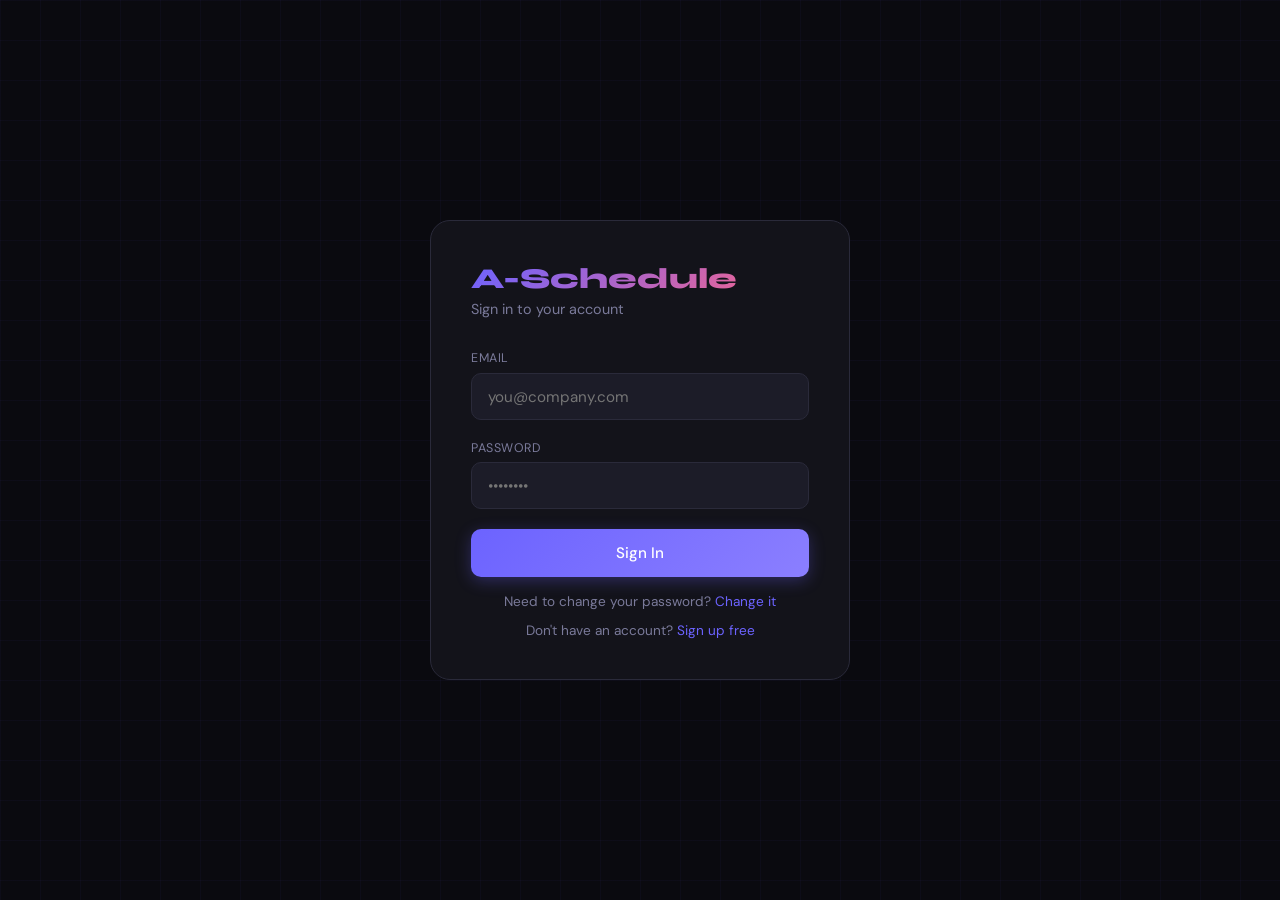
<file: frontend/edit-worker.html>
<!DOCTYPE html>
<html lang="en">
<head>
  <meta charset="UTF-8">
  <meta name="viewport" content="width=device-width, initial-scale=1.0">
  <title>Edit Worker — A-Schedule</title>
  <link href="https://fonts.googleapis.com/css2?family=Inter:wght@400;500;600;700&display=swap" rel="stylesheet">
  <link rel="stylesheet" href="css/style.css">
</head>
<body>
  <div class="app-layout">
    <aside class="sidebar">
      <a href="index.html" class="sidebar-logo">A-Schedule</a>
      <nav class="sidebar-nav">
        <span class="sidebar-section">Workspace</span>
        <a href="dashboard.html" class="nav-item active" data-page="dashboard"><span class="icon">👥</span> Workers</a>
        <a href="schedule.html" class="nav-item" data-page="schedule"><span class="icon">📅</span> Schedule</a>
        <a href="calendar.html" class="nav-item" data-page="calendar"><span class="icon">🗓</span> Calendar</a>
        <a href="schedule-history.html" class="nav-item" data-page="history"><span class="icon">🗂</span> History</a>
        <span class="sidebar-section">Account</span>
        <a href="setup.html" class="nav-item" data-page="setup"><span class="icon">⚙️</span> Setup</a>
        <a href="settings.html" class="nav-item" data-page="settings"><span class="icon">🎨</span> Settings</a>
        <a href="audit-log.html" class="nav-item" data-page="audit"><span class="icon">🔍</span> Audit Log</a>
      </nav>
      <div class="sidebar-bottom">
        <div class="sidebar-company">
          <div class="sidebar-company-avatar" id="sidebar-company-initial">—</div>
          <span class="sidebar-company-name" id="sidebar-company-name">—</span>
        </div>
        <button class="nav-item" onclick="logout()" style="color:#f87171"><span class="icon">🚪</span> Sign Out</button>
      </div>
    </aside>

    <main class="main-content">
      <div class="page-header">
        <div>
          <h1>Edit Worker</h1>
          <p class="subtitle">Update this employee's details, availability, and roles.</p>
        </div>
        <a href="dashboard.html" class="btn btn-ghost">← Back</a>
      </div>

      <div style="max-width:600px">
        <div class="card">
          <div class="card-title-lg">Basic Info</div>
          <div class="form-group"><label>Full Name</label><input type="text" id="name" placeholder="e.g. Jamie Smith"></div>
          <div class="form-row">
            <div class="form-group"><label>Max Hours / Week</label><input type="number" id="hours" placeholder="40" min="1" max="80"></div>
            <div class="form-group"><label>Overtime Allowed</label><select id="overtime"><option value="no">No</option><option value="yes">Yes</option></select></div>
          </div>
        </div>

        <div class="card">
          <div class="card-title-lg">Availability</div>
          <div class="days-grid">
            <div class="day-btn" data-day="Monday" onclick="toggleDay(this,'Monday')">Mon</div>
            <div class="day-btn" data-day="Tuesday" onclick="toggleDay(this,'Tuesday')">Tue</div>
            <div class="day-btn" data-day="Wednesday" onclick="toggleDay(this,'Wednesday')">Wed</div>
            <div class="day-btn" data-day="Thursday" onclick="toggleDay(this,'Thursday')">Thu</div>
            <div class="day-btn" data-day="Friday" onclick="toggleDay(this,'Friday')">Fri</div>
            <div class="day-btn" data-day="Saturday" onclick="toggleDay(this,'Saturday')">Sat</div>
            <div class="day-btn" data-day="Sunday" onclick="toggleDay(this,'Sunday')">Sun</div>
          </div>
        </div>

        <div class="card">
          <div class="card-title-lg">Roles</div>
          <div class="roles-grid" id="roles-grid"><span class="no-roles">Loading...</span></div>
        </div>

        <button class="btn btn-primary btn-full" onclick="saveWorker()">Save Changes</button>
      </div>
    </main>
  </div>

  <div class="toast" id="toast"></div>
  <script src="js/auth.js"></script>
  <script>
    if (!getToken()) window.location.href = "login.html";
    initSidebar("dashboard");

    const params = new URLSearchParams(window.location.search);
    const workerId = params.get("id");
    if (!workerId) window.location.href = "dashboard.html";

    const selectedDays = new Set();
    const selectedRoles = new Set();

    function showToast(msg, type = "success") {
      const t = document.getElementById("toast");
      t.textContent = msg; t.className = `toast ${type} show`;
      setTimeout(() => t.className = "toast", 3000);
    }

    function toggleDay(el, day) {
      if (selectedDays.has(day)) { selectedDays.delete(day); el.classList.remove("selected"); }
      else { selectedDays.add(day); el.classList.add("selected"); }
    }
    function toggleRole(el, id) {
      if (selectedRoles.has(id)) { selectedRoles.delete(id); el.classList.remove("selected"); }
      else { selectedRoles.add(id); el.classList.add("selected"); }
    }

    // Load worker + roles in parallel
    Promise.all([
      fetch(`${API}/workers`, { headers: authHeaders() }).then(r => r.json()),
      fetch(`${API}/roles`, { headers: authHeaders() }).then(r => r.json())
    ]).then(([wd, rd]) => {
      const worker = (wd.workers || []).find(w => w.id == workerId);
      if (!worker) { alert("Worker not found."); window.location.href = "dashboard.html"; return; }

      document.getElementById("name").value = worker.name;
      document.getElementById("hours").value = worker.max_hours;
      document.getElementById("overtime").value = worker.overtime;

      document.querySelectorAll(".day-btn").forEach(btn => {
        if (worker.availability.includes(btn.dataset.day)) {
          selectedDays.add(btn.dataset.day);
          btn.classList.add("selected");
        }
      });

      const workerRoleIds = new Set(worker.roles.map(r => r.id));
      const grid = document.getElementById("roles-grid");
      if (!rd.roles || !rd.roles.length) {
        grid.innerHTML = `<span class="no-roles">No roles yet. <a href="setup.html">Add roles in Setup →</a></span>`;
        return;
      }
      grid.innerHTML = rd.roles.map(r => `<div class="role-btn${workerRoleIds.has(r.id) ? " selected" : ""}" onclick="toggleRole(this,${r.id})">${esc(r.name)}</div>`).join("");
      workerRoleIds.forEach(id => selectedRoles.add(id));
    });

    function saveWorker() {
      const name = document.getElementById("name").value.trim();
      const hours = document.getElementById("hours").value;
      const overtime = document.getElementById("overtime").value;
      if (!name || !hours) return showToast("Please fill in name and hours", "error");
      if (!selectedDays.size) return showToast("Select at least one available day", "error");

      fetch(`${API}/edit-worker/${workerId}`, {
        method: "PUT",
        headers: authHeaders(),
        body: JSON.stringify({ name, max_hours: parseInt(hours), overtime, availability: [...selectedDays], roles: [...selectedRoles] })
      }).then(r => r.json()).then(data => {
        if (data.status === "success") {
          showToast("Worker updated!");
          setTimeout(() => window.location.href = "dashboard.html", 1000);
        } else {
          showToast(data.message || "Update failed", "error");
        }
      });
    }
  </script>
</body>
</html>
</file>
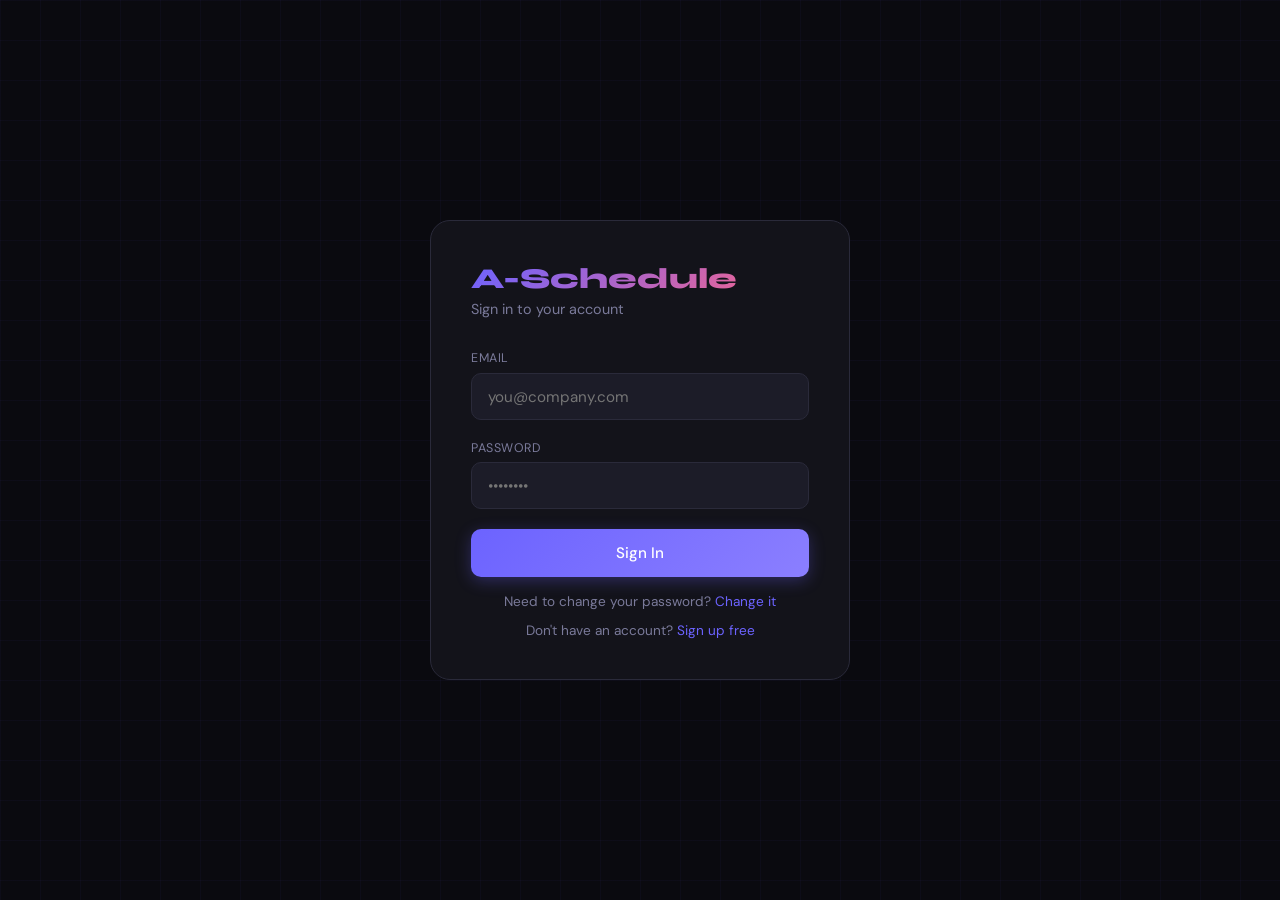
<file: frontend/login.html>
<!DOCTYPE html>
<html lang="en">
<head>
  <meta charset="UTF-8">
  <meta name="viewport" content="width=device-width, initial-scale=1.0">
  <title>Login — A-Schedule</title>
  <link href="https://fonts.googleapis.com/css2?family=Syne:wght@400;600;700;800&family=DM+Sans:wght@300;400;500&display=swap" rel="stylesheet">
  <style>
    *, *::before, *::after { box-sizing: border-box; margin: 0; padding: 0; }
    :root {
      --bg: #0a0a0f; --surface: #13131a; --surface2: #1c1c28;
      --border: #2a2a3a; --accent: #6c63ff; --accent2: #ff6584;
      --text: #f0f0f8; --muted: #7a7a9a; --danger: #f87171;
    }
    body { background: var(--bg); color: var(--text); font-family: 'DM Sans', sans-serif; min-height: 100vh; display: flex; align-items: center; justify-content: center; }

    .bg-grid {
      position: fixed; inset: 0;
      background-image: linear-gradient(rgba(108,99,255,0.04) 1px, transparent 1px), linear-gradient(90deg, rgba(108,99,255,0.04) 1px, transparent 1px);
      background-size: 40px 40px; pointer-events: none;
    }

    .card {
      position: relative; z-index: 1;
      background: var(--surface); border: 1px solid var(--border);
      border-radius: 20px; padding: 2.5rem; width: 100%; max-width: 420px;
      animation: fadeUp 0.5s ease both;
    }

    .logo { font-family: 'Syne', sans-serif; font-size: 1.8rem; font-weight: 800;
      background: linear-gradient(135deg, var(--accent), var(--accent2));
      -webkit-background-clip: text; -webkit-text-fill-color: transparent; background-clip: text;
      margin-bottom: 0.3rem;
    }
    .subtitle { color: var(--muted); font-size: 0.9rem; margin-bottom: 2rem; }

    .form-group { display: flex; flex-direction: column; gap: 0.4rem; margin-bottom: 1.2rem; }
    label { font-size: 0.78rem; color: var(--muted); text-transform: uppercase; letter-spacing: 0.5px; }
    input {
      background: var(--surface2); border: 1px solid var(--border); color: var(--text);
      padding: 0.8rem 1rem; border-radius: 10px; font-family: 'DM Sans', sans-serif;
      font-size: 0.95rem; transition: border-color 0.2s; width: 100%;
    }
    input:focus { outline: none; border-color: var(--accent); }

    .btn {
      width: 100%; padding: 0.9rem; border-radius: 10px; font-family: 'DM Sans', sans-serif;
      font-size: 0.95rem; font-weight: 500; cursor: pointer; border: none; transition: all 0.2s;
    }
    .btn-primary { background: linear-gradient(135deg, var(--accent), #8b7fff); color: white; box-shadow: 0 4px 16px rgba(108,99,255,0.3); margin-bottom: 1rem; }
    .btn-primary:hover { transform: translateY(-1px); }

    .error { color: var(--danger); font-size: 0.85rem; margin-bottom: 1rem; display: none; }
    .footer-link { text-align: center; font-size: 0.85rem; color: var(--muted); }
    .footer-link a { color: var(--accent); text-decoration: none; }

    .modal-overlay { display: none; position: fixed; inset: 0; background: rgba(0,0,0,0.6); z-index: 100; align-items: center; justify-content: center; }
    .modal { background: var(--surface); border: 1px solid var(--border); border-radius: 20px; padding: 2rem; width: 100%; max-width: 400px; margin: 1rem; }

    @keyframes fadeUp { from { opacity: 0; transform: translateY(16px); } to { opacity: 1; transform: translateY(0); } }
  </style>
</head>
<body>
  <div class="bg-grid"></div>
  <div class="card">
    <div class="logo">A-Schedule</div>
    <p class="subtitle">Sign in to your account</p>

    <div class="error" id="error"></div>
    <div id="expired-banner" style="display:none;background:rgba(251,191,36,0.1);border:1px solid rgba(251,191,36,0.3);color:#fbbf24;border-radius:8px;padding:0.65rem 0.9rem;font-size:0.85rem;margin-bottom:1rem">&#9201; Your session expired. Please sign in again.</div>

    <div class="form-group">
      <label>Email</label>
      <input type="email" id="email" placeholder="you@company.com">
    </div>
    <div class="form-group">
      <label>Password</label>
      <input type="password" id="password" placeholder="••••••••" onkeydown="if(event.key==='Enter') login()">
    </div>

    <button class="btn btn-primary" onclick="login()">Sign In</button>
    <p class="footer-link" style="margin-bottom:0.75rem;">Need to change your password? <a href="#" onclick="openReset(); return false;">Change it</a></p>
    <p class="footer-link">Don't have an account? <a href="signup.html">Sign up free</a></p>
  </div>

  <!-- Change Password Modal -->
  <div class="modal-overlay" id="reset-modal">
    <div class="modal">
      <h3 style="font-family:'Syne',sans-serif;font-size:1.2rem;margin-bottom:0.4rem;">Change Password</h3>
      <p style="color:var(--muted);font-size:0.85rem;margin-bottom:1.5rem;">Enter your email, current password, and a new password.</p>
      <div class="error" id="reset-error"></div>
      <div id="reset-success" style="display:none;color:#4ade80;font-size:0.85rem;margin-bottom:1rem;"></div>
      <div class="form-group">
        <label>Email</label>
        <input type="email" id="reset-email" placeholder="you@company.com">
      </div>
      <div class="form-group">
        <label>Current Password</label>
        <input type="password" id="reset-current" placeholder="••••••••">
      </div>
      <div class="form-group">
        <label>New Password</label>
        <input type="password" id="reset-password" placeholder="••••••••">
      </div>
      <div class="form-group">
        <label>Confirm New Password</label>
        <input type="password" id="reset-confirm" placeholder="••••••••">
      </div>
      <div style="display:flex;gap:0.75rem;margin-top:0.5rem;">
        <button class="btn" style="background:var(--surface2);border:1px solid var(--border);color:var(--text);" onclick="closeReset()">Cancel</button>
        <button class="btn btn-primary" style="margin-bottom:0;" onclick="resetPassword()">Update</button>
      </div>
    </div>
  </div>

  <script>
    const API = "";

    // Redirect if already logged in
    if (localStorage.getItem("token")) window.location.href = "index.html";

    // Show expired banner if redirected due to session expiry
    const params = new URLSearchParams(window.location.search);
    if (params.get("reason") === "expired") {
      document.getElementById("expired-banner").style.display = "block";
    }

    function login() {
      const email = document.getElementById("email").value.trim();
      const password = document.getElementById("password").value;
      const err = document.getElementById("error");
      err.style.display = "none";

      if (!email || !password) { err.textContent = "Please fill in all fields."; err.style.display = "block"; return; }

      fetch(`${API}/login`, {
        method: "POST",
        headers: { "Content-Type": "application/json" },
        body: JSON.stringify({ email, password })
      }).then(r => r.json()).then(data => {
        if (data.status === "success") {
          localStorage.setItem("token", data.token);
          localStorage.setItem("company", JSON.stringify(data.company));
          localStorage.setItem("login_time", Date.now().toString());
          window.location.href = "index.html";
        } else {
          err.textContent = data.message || "Login failed.";
          err.style.display = "block";
        }
      }).catch(() => {
        err.textContent = "Could not connect to server.";
        err.style.display = "block";
      });
    }

    function openReset() {
      document.getElementById("reset-modal").style.display = "flex";
      document.getElementById("reset-error").style.display = "none";
      document.getElementById("reset-success").style.display = "none";
      ["reset-email", "reset-current", "reset-password", "reset-confirm"].forEach(id => {
        document.getElementById(id).value = "";
      });
    }

    function closeReset() {
      document.getElementById("reset-modal").style.display = "none";
    }

    function resetPassword() {
      const email = document.getElementById("reset-email").value.trim();
      const current = document.getElementById("reset-current").value;
      const password = document.getElementById("reset-password").value;
      const confirm = document.getElementById("reset-confirm").value;
      const err = document.getElementById("reset-error");
      const success = document.getElementById("reset-success");
      err.style.display = "none";
      success.style.display = "none";

      if (!email || !current || !password || !confirm) { err.textContent = "Please fill in all fields."; err.style.display = "block"; return; }
      if (password !== confirm) { err.textContent = "Passwords do not match."; err.style.display = "block"; return; }
      if (password.length < 6) { err.textContent = "Password must be at least 6 characters."; err.style.display = "block"; return; }

      fetch(`${API}/change-password`, {
        method: "PUT",
        headers: { "Content-Type": "application/json" },
        body: JSON.stringify({ email, current_password: current, new_password: password })
      }).then(r => r.json()).then(data => {
        if (data.status === "success") {
          success.textContent = "Password updated. You can now sign in.";
          success.style.display = "block";
          setTimeout(closeReset, 2000);
        } else {
          err.textContent = data.message || "Update failed.";
          err.style.display = "block";
        }
      }).catch(() => {
        err.textContent = "Could not connect to server.";
        err.style.display = "block";
      });
    }
  </script>
</body>
</html>
</file>
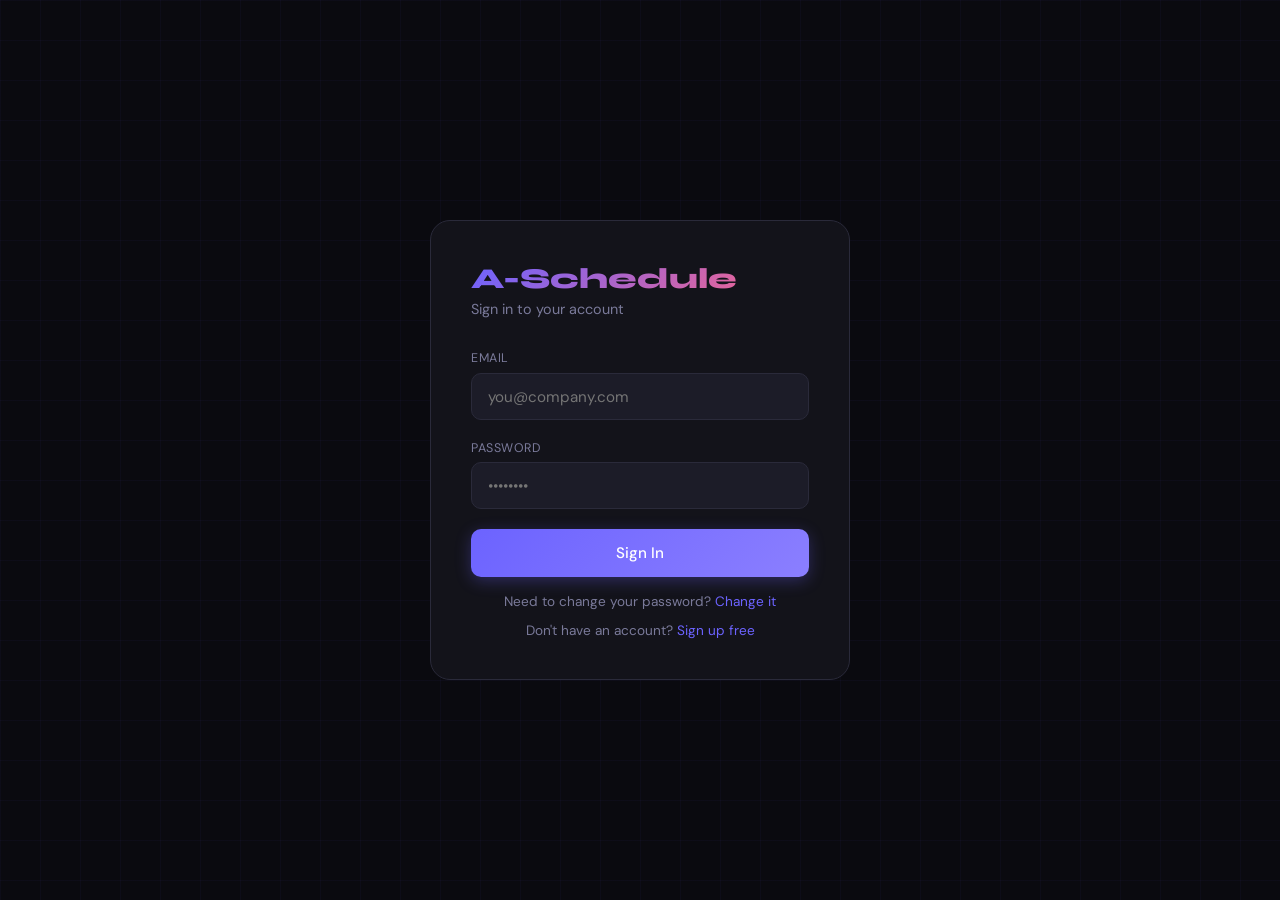
<file: frontend/onboarding.html>
<!DOCTYPE html>
<html lang="en">
<head>
  <meta charset="UTF-8">
  <meta name="viewport" content="width=device-width, initial-scale=1.0">
  <title>Get Started — A-Schedule</title>
  <link href="https://fonts.googleapis.com/css2?family=Inter:wght@400;500;600;700&display=swap" rel="stylesheet">
  <link rel="stylesheet" href="css/style.css">
</head>
<body class="onboarding-body">
  <div class="onboarding-card">
    <div class="onboarding-header">
      <span class="onboarding-logo">A-Schedule</span>
      <div class="progress-steps">
        <div class="step active" id="step-1">
          <div class="step-dot">1</div>
          <span class="step-label">Hours</span>
        </div>
        <div class="step-line" id="line-1"></div>
        <div class="step" id="step-2">
          <div class="step-dot">2</div>
          <span class="step-label">Roles</span>
        </div>
        <div class="step-line" id="line-2"></div>
        <div class="step" id="step-3">
          <div class="step-dot">3</div>
          <span class="step-label">First Worker</span>
        </div>
      </div>
    </div>

    <div id="panel-1" class="onboarding-body-content">
      <div class="onboarding-title">When are you open?</div>
      <p class="onboarding-desc">Set your operating hours so schedules stay within your business window.</p>
      <div class="form-row">
        <div class="form-group"><label>Opening Time</label><input type="time" id="open-time" value="09:00"></div>
        <div class="form-group"><label>Closing Time</label><input type="time" id="close-time" value="17:00"></div>
      </div>
    </div>

    <div id="panel-2" class="onboarding-body-content" style="display:none">
      <div class="onboarding-title">What roles do you have?</div>
      <p class="onboarding-desc">Add job positions at your business. You can always add more later in Setup.</p>
      <div class="roles-list" id="roles-list"><span style="color:var(--text-muted);font-size:0.85rem">No roles yet...</span></div>
      <div class="add-role-row">
        <input type="text" id="role-input" placeholder="e.g. Cashier, Drive-thru, Barista..." onkeydown="if(event.key==='Enter') addRole()">
        <button class="btn btn-primary" onclick="addRole()">Add</button>
      </div>
    </div>

    <div id="panel-3" class="onboarding-body-content" style="display:none">
      <div class="onboarding-title">Add your first worker</div>
      <p class="onboarding-desc">You can skip this and add workers later from the dashboard.</p>
      <div class="form-group"><label>Full Name</label><input type="text" id="worker-name" placeholder="e.g. Jamie Smith"></div>
      <div class="form-row">
        <div class="form-group"><label>Max Hours / Week</label><input type="number" id="worker-hours" placeholder="40" min="1" max="80"></div>
        <div class="form-group"><label>Overtime Allowed</label><select id="worker-overtime"><option value="no">No</option><option value="yes">Yes</option></select></div>
      </div>
      <div class="form-group">
        <label>Availability</label>
        <div class="days-grid" style="margin-top:0.3rem">
          <div class="day-btn" onclick="toggleDay(this,'Monday')">Mon</div>
          <div class="day-btn" onclick="toggleDay(this,'Tuesday')">Tue</div>
          <div class="day-btn" onclick="toggleDay(this,'Wednesday')">Wed</div>
          <div class="day-btn" onclick="toggleDay(this,'Thursday')">Thu</div>
          <div class="day-btn" onclick="toggleDay(this,'Friday')">Fri</div>
          <div class="day-btn" onclick="toggleDay(this,'Saturday')">Sat</div>
          <div class="day-btn" onclick="toggleDay(this,'Sunday')">Sun</div>
        </div>
      </div>
      <div class="form-group">
        <label>Roles</label>
        <div class="roles-grid" id="worker-roles-grid" style="margin-top:0.3rem">
          <span class="no-roles">Add roles in step 2 first</span>
        </div>
      </div>
    </div>

    <div class="onboarding-footer">
      <a class="skip-link" id="skip-btn" onclick="skipToEnd()">Skip setup</a>
      <div style="display:flex;gap:0.5rem">
        <button class="btn btn-ghost" id="back-btn" style="display:none" onclick="prevStep()">Back</button>
        <button class="btn btn-primary" id="next-btn" onclick="nextStep()">Continue</button>
      </div>
    </div>
  </div>

  <script src="js/auth.js"></script>
  <script>
    if (!getToken()) window.location.href = "login.html";

    let currentStep = 1;
    const selectedDays = new Set();
    const selectedRoles = new Set();

    function toggleDay(el, day) {
      if (selectedDays.has(day)) { selectedDays.delete(day); el.classList.remove("selected"); }
      else { selectedDays.add(day); el.classList.add("selected"); }
    }
    function toggleWorkerRole(el, id) {
      if (selectedRoles.has(id)) { selectedRoles.delete(id); el.classList.remove("selected"); }
      else { selectedRoles.add(id); el.classList.add("selected"); }
    }

    function updateStepUI() {
      for (let i = 1; i <= 3; i++) {
        const step = document.getElementById(`step-${i}`);
        step.className = "step";
        if (i < currentStep) step.classList.add("done");
        else if (i === currentStep) step.classList.add("active");
        document.getElementById(`panel-${i}`).style.display = i === currentStep ? "block" : "none";
        if (i < 3) document.getElementById(`line-${i}`).className = i < currentStep ? "step-line done" : "step-line";
      }
      for (let i = 1; i < currentStep; i++) document.querySelector(`#step-${i} .step-dot`).textContent = "✓";
      document.getElementById("back-btn").style.display = currentStep > 1 ? "inline-flex" : "none";
      document.getElementById("next-btn").textContent = currentStep === 3 ? "Finish" : "Continue";
      document.getElementById("skip-btn").style.display = currentStep === 3 ? "none" : "inline";
    }

    async function nextStep() {
      if (currentStep === 1) {
        const open = document.getElementById("open-time").value;
        const close = document.getElementById("close-time").value;
        if (!open || !close) return;
        const company = getCompany() || {};
        await fetch(`${API}/company`, { method: "POST", headers: authHeaders(), body: JSON.stringify({ name: company.name, open_time: open, close_time: close }) });
        currentStep = 2; updateStepUI();
      } else if (currentStep === 2) {
        const res = await fetch(`${API}/roles`, { headers: authHeaders() });
        const data = await res.json();
        const grid = document.getElementById("worker-roles-grid");
        grid.innerHTML = (data.roles || []).length
          ? data.roles.map(r => `<div class="role-btn" onclick="toggleWorkerRole(this,${r.id})">${esc(r.name)}</div>`).join("")
          : `<span class="no-roles">No roles added — that's okay!</span>`;
        currentStep = 3; updateStepUI();
      } else {
        const name = document.getElementById("worker-name").value.trim();
        if (name) {
          const hours = document.getElementById("worker-hours").value || 40;
          const overtime = document.getElementById("worker-overtime").value;
          await fetch(`${API}/add-worker`, { method: "POST", headers: authHeaders(), body: JSON.stringify({ name, max_hours: parseInt(hours), overtime, availability: [...selectedDays], roles: [...selectedRoles] }) });
        }
        window.location.href = "dashboard.html";
      }
    }

    function prevStep() { if (currentStep > 1) { currentStep--; updateStepUI(); } }
    function skipToEnd() { window.location.href = "dashboard.html"; }

    function addRole() {
      const input = document.getElementById("role-input");
      const name = input.value.trim();
      if (!name) return;
      fetch(`${API}/roles`, { method: "POST", headers: authHeaders(), body: JSON.stringify({ name }) })
        .then(r => r.json()).then(data => { if (data.status === "success") { input.value = ""; loadRoles(); } });
    }

    function loadRoles() {
      fetch(`${API}/roles`, { headers: authHeaders() }).then(r => r.json()).then(data => {
        const list = document.getElementById("roles-list");
        list.innerHTML = data.roles.length
          ? data.roles.map(r => `<div class="role-tag">${esc(r.name)}<span class="del" onclick="deleteRole(${r.id})">×</span></div>`).join("")
          : `<span style="color:var(--text-muted);font-size:0.85rem">No roles yet...</span>`;
      });
    }

    function deleteRole(id) { fetch(`${API}/roles/${id}`, { method: "DELETE", headers: authHeaders() }).then(() => loadRoles()); }

    updateStepUI();
    loadRoles();
  </script>
</body>
</html>
</file>
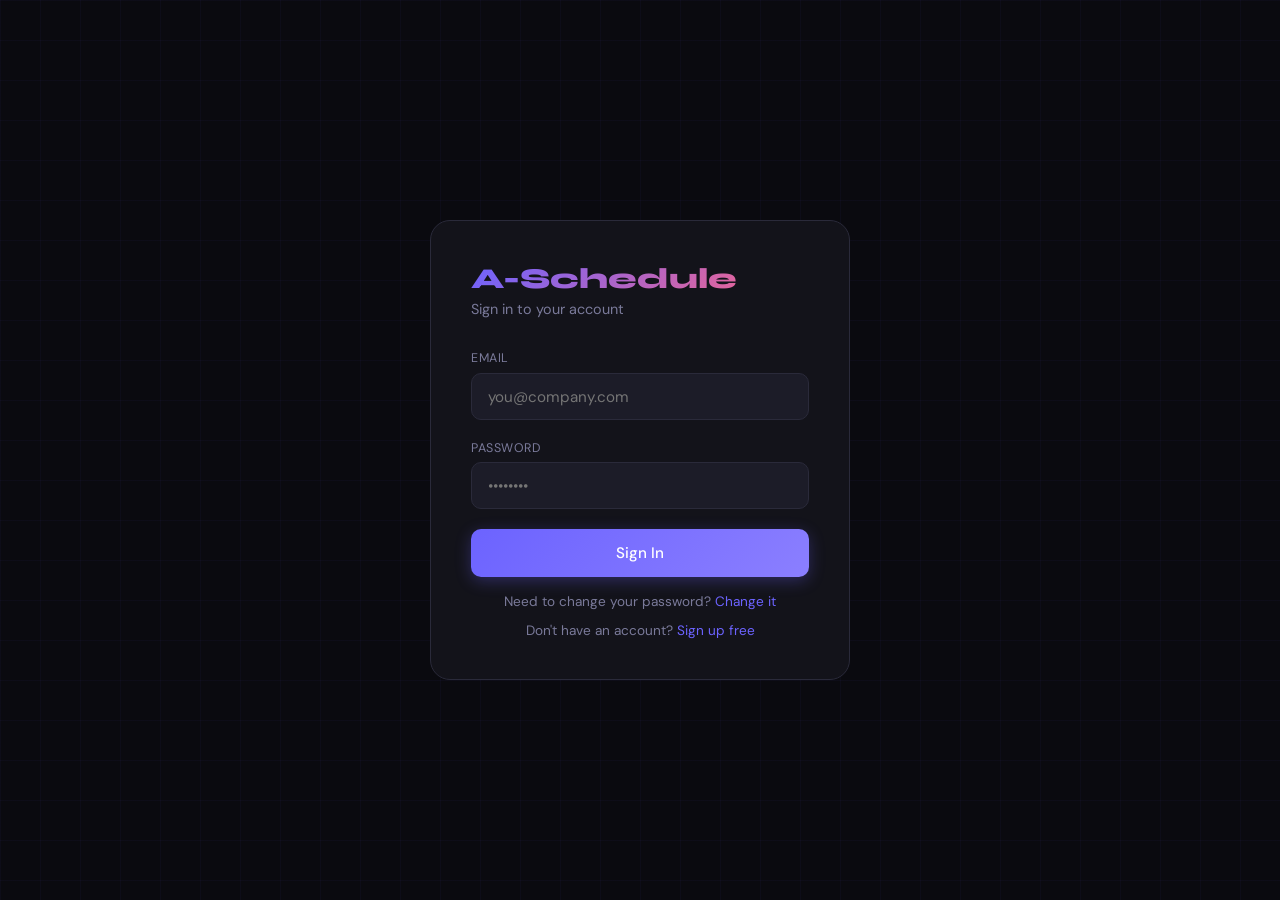
<file: frontend/schedule-history.html>
<!DOCTYPE html>
<html lang="en">
<head>
  <meta charset="UTF-8">
  <meta name="viewport" content="width=device-width, initial-scale=1.0">
  <title>Schedule History — A-Schedule</title>
  <link href="https://fonts.googleapis.com/css2?family=Inter:wght@400;500;600;700&display=swap" rel="stylesheet">
  <link rel="stylesheet" href="css/style.css">
  <style>
    .history-item { border: 1px solid var(--border); border-radius: 8px; margin-bottom: 1rem; overflow: hidden; }
    .history-header {
      display: flex; align-items: center; justify-content: space-between;
      padding: 0.85rem 1.1rem; background: var(--surface2); cursor: pointer;
      transition: background 0.1s;
    }
    .history-header:hover { background: var(--surface3); }
    .history-label { font-weight: 600; font-size: 0.9rem; color: var(--text); }
    .history-meta { font-size: 0.78rem; color: var(--text-muted); margin-top: 0.1rem; }
    .history-chevron { color: var(--text-muted); transition: transform 0.2s; font-size: 0.85rem; }
    .history-chevron.open { transform: rotate(90deg); }
    .history-body { display: none; padding: 0; }
    .history-body.open { display: block; }
    .history-body table { width: 100%; font-size: 0.83rem; }
    .history-body th {
      text-align: left; padding: 0.5rem 1rem;
      background: var(--surface); color: var(--text-muted);
      font-size: 0.7rem; text-transform: uppercase; letter-spacing: 0.5px;
      border-bottom: 1px solid var(--border);
    }
    .history-body td { padding: 0.55rem 1rem; border-bottom: 1px solid var(--border); color: var(--text-secondary); }
    .history-body tr:last-child td { border-bottom: none; }
    .day-section td { background: var(--surface2); font-weight: 600; color: var(--text); font-size: 0.78rem; }
  </style>
</head>
<body>
  <div class="app-layout">
    <aside class="sidebar">
      <a href="index.html" class="sidebar-logo">A-Schedule</a>
      <nav class="sidebar-nav">
        <span class="sidebar-section">Workspace</span>
        <a href="dashboard.html" class="nav-item" data-page="dashboard"><span class="icon">👥</span> Workers</a>
        <a href="schedule.html" class="nav-item" data-page="schedule"><span class="icon">📅</span> Schedule</a>
        <a href="calendar.html" class="nav-item" data-page="calendar"><span class="icon">🗓</span> Calendar</a>
        <a href="schedule-history.html" class="nav-item active" data-page="history"><span class="icon">🗂</span> History</a>
        <span class="sidebar-section">Account</span>
        <a href="setup.html" class="nav-item" data-page="setup"><span class="icon">⚙️</span> Setup</a>
        <a href="settings.html" class="nav-item" data-page="settings"><span class="icon">🎨</span> Settings</a>
        <a href="audit-log.html" class="nav-item" data-page="audit"><span class="icon">🔍</span> Audit Log</a>
      </nav>
      <div class="sidebar-bottom">
        <div class="sidebar-company">
          <div class="sidebar-company-avatar" id="sidebar-company-initial">—</div>
          <span class="sidebar-company-name" id="sidebar-company-name">—</span>
        </div>
        <button class="nav-item" onclick="logout()" style="color:#f87171"><span class="icon">🚪</span> Sign Out</button>
      </div>
    </aside>

    <main class="main-content">
      <div class="page-header">
        <div>
          <h1>Schedule History</h1>
          <p class="subtitle">Archived schedules from previous generations.</p>
        </div>
        <a href="schedule.html" class="btn btn-primary">+ New Schedule</a>
      </div>

      <div id="history-container">
        <div style="padding:2rem;text-align:center;color:var(--text-muted)">Loading...</div>
      </div>
    </main>
  </div>

  <script src="js/auth.js"></script>
  <script>
    if (!getToken()) window.location.href = "login.html";
    initSidebar("history");

    const DAYS = ["Monday","Tuesday","Wednesday","Thursday","Friday","Saturday","Sunday"];

    function toggle(id) {
      document.getElementById(`body-${id}`).classList.toggle("open");
      document.getElementById(`chev-${id}`).classList.toggle("open");
    }

    function formatDate(ts) {
      return new Date(ts.replace(" ", "T") + "Z").toLocaleString("en-US", {
        month: "short", day: "numeric", year: "numeric",
        hour: "numeric", minute: "2-digit", hour12: true
      });
    }

    fetch(`${API}/schedule-history`, { headers: authHeaders() })
      .then(r => r.json()).then(data => {
        const history = data.history || [];
        const container = document.getElementById("history-container");

        if (!history.length) {
          container.innerHTML = `<div class="empty-state">
            <div class="icon">🗂</div>
            <p>No history yet. When you generate a new schedule over an existing one, the old one gets archived here.</p>
          </div>`;
          return;
        }

        container.innerHTML = history.map(h => {
          const byDay = {};
          DAYS.forEach(d => byDay[d] = []);
          h.shifts.forEach(s => { if (byDay[s.day]) byDay[s.day].push(s); });

          let rows = "";
          for (const day of DAYS) {
            if (!byDay[day].length) continue;
            rows += `<tr class="day-section"><td colspan="4">${day}</td></tr>`;
            byDay[day].forEach(s => {
              rows += `<tr>
                <td>${s.worker ? `<strong>${esc(s.worker)}</strong>` : '<em style="color:#f87171">Unassigned</em>'}</td>
                <td>${esc(s.start_time)}</td>
                <td>${esc(s.end_time)}</td>
                <td>${s.role ? `<span class="role-chip">${esc(s.role)}</span>` : '—'}</td>
              </tr>`;
            });
          }

          return `<div class="history-item">
            <div class="history-header" onclick="toggle(${h.id})">
              <div>
                <div class="history-label">${esc(h.label)}</div>
                <div class="history-meta">Archived ${formatDate(h.created_at)} · ${h.shifts.length} shifts</div>
              </div>
              <span class="history-chevron" id="chev-${h.id}">›</span>
            </div>
            <div class="history-body" id="body-${h.id}">
              <table>
                <thead><tr><th>Worker</th><th>Start</th><th>End</th><th>Role</th></tr></thead>
                <tbody>${rows}</tbody>
              </table>
            </div>
          </div>`;
        }).join("");
      });
  </script>
</body>
</html>
</file>
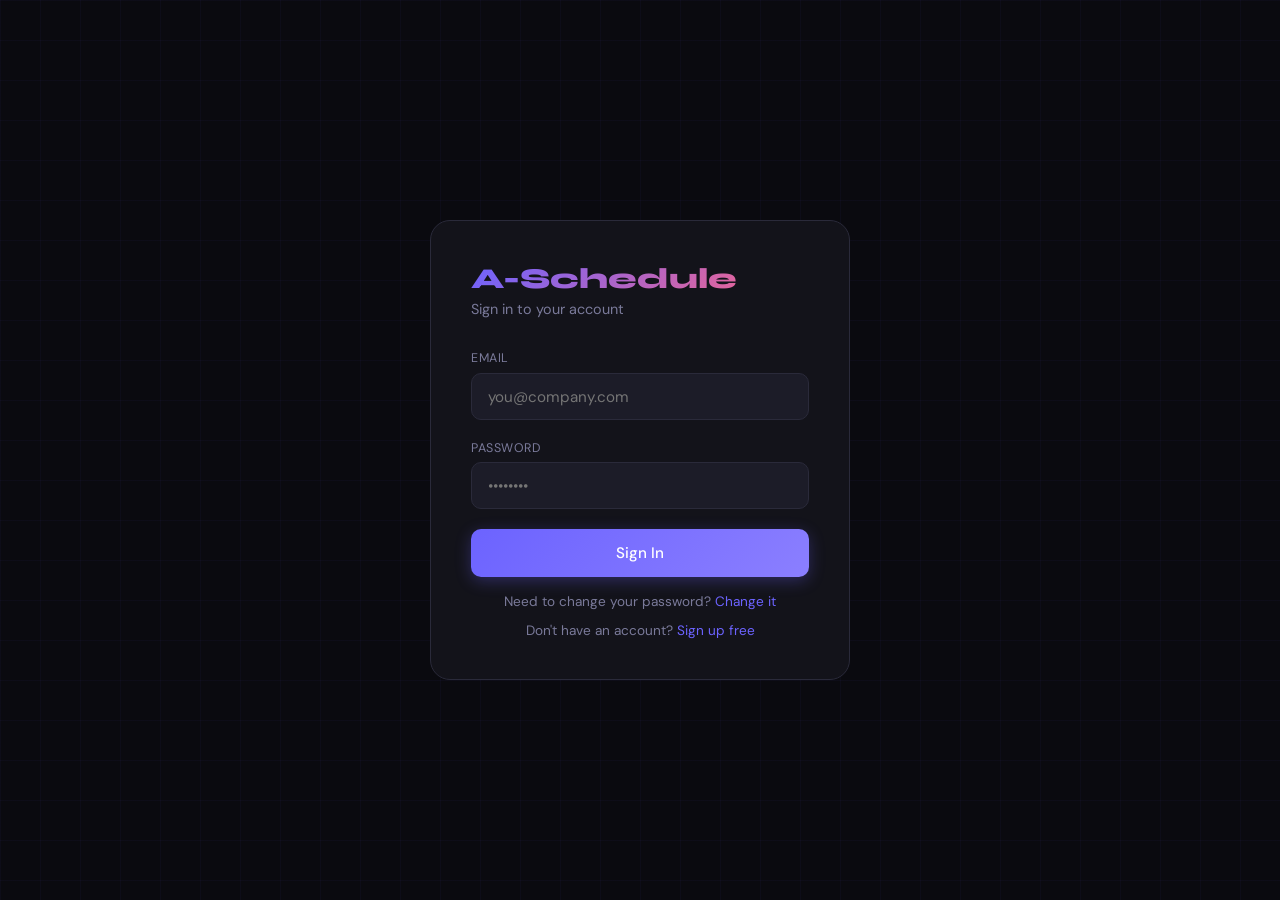
<file: frontend/schedule.html>
<!DOCTYPE html>
<html lang="en">
<head>
  <meta charset="UTF-8">
  <meta name="viewport" content="width=device-width, initial-scale=1.0">
  <title>Schedule — A-Schedule</title>
  <link href="https://fonts.googleapis.com/css2?family=Inter:wght@400;500;600;700&display=swap" rel="stylesheet">
  <link rel="stylesheet" href="css/style.css">
  <style>
    @media print {
      .sidebar, .page-header, .card:first-child, .no-print { display: none !important; }
      .main-content { margin-left: 0 !important; padding: 0 !important; }
      body { background: white !important; color: black !important; }
      .card { border: 1px solid #ddd !important; background: white !important; box-shadow: none !important; }
      table { font-size: 12px; }
      th, td { border-bottom: 1px solid #eee !important; color: black !important; }
      .day-header td { background: #f5f5f5 !important; color: #333 !important; }
      .role-chip { background: #eee !important; color: #333 !important; border-radius: 3px; padding: 1px 5px; }
      .print-header { display: block !important; }
    }
    .print-header { display: none; margin-bottom: 1rem; }
    .print-header h2 { font-size: 1.2rem; }
    .print-header p { font-size: 0.85rem; color: #666; }
    .modal-overlay {
      position: fixed; inset: 0; background: rgba(0,0,0,0.55);
      display: flex; align-items: center; justify-content: center;
      z-index: 500;
    }
    .modal {
      background: var(--surface); border: 1px solid var(--border);
      border-radius: 12px; padding: 1.5rem; width: 100%; max-width: 400px;
      max-height: 80vh; overflow-y: auto;
    }
    .modal-title { font-size: 1rem; font-weight: 600; margin-bottom: 1rem; color: var(--text); }
    .modal-actions { display: flex; gap: 0.5rem; margin-top: 1.25rem; justify-content: flex-end; }
    .modal-field { width:100%;background:var(--surface2);border:1px solid var(--border);color:var(--text);padding:0.5rem 0.75rem;border-radius:6px;font-family:inherit;font-size:0.85rem;outline:none }
    .modal-label { font-size:0.75rem;color:var(--text-muted);display:block;margin-bottom:0.3rem }
  </style>
</head>
<body>
  <div class="app-layout">
    <aside class="sidebar">
      <a href="index.html" class="sidebar-logo">A-Schedule</a>
      <nav class="sidebar-nav">
        <span class="sidebar-section">Workspace</span>
        <a href="dashboard.html" class="nav-item" data-page="dashboard"><span class="icon">👥</span> Workers</a>
        <a href="schedule.html" class="nav-item active" data-page="schedule"><span class="icon">📅</span> Schedule</a>
        <a href="calendar.html" class="nav-item" data-page="calendar"><span class="icon">🗓</span> Calendar</a>
        <a href="schedule-history.html" class="nav-item" data-page="history"><span class="icon">🗂</span> History</a>
        <span class="sidebar-section">Account</span>
        <a href="setup.html" class="nav-item" data-page="setup"><span class="icon">⚙️</span> Setup</a>
        <a href="settings.html" class="nav-item" data-page="settings"><span class="icon">🎨</span> Settings</a>
        <a href="audit-log.html" class="nav-item" data-page="audit"><span class="icon">🔍</span> Audit Log</a>
      </nav>
      <div class="sidebar-bottom">
        <div class="sidebar-company">
          <div class="sidebar-company-avatar" id="sidebar-company-initial">—</div>
          <span class="sidebar-company-name" id="sidebar-company-name">—</span>
        </div>
        <button class="nav-item" onclick="logout()" style="color:#f87171"><span class="icon">🚪</span> Sign Out</button>
      </div>
    </aside>

    <main class="main-content">
      <div class="page-header">
        <div>
          <h1>Schedule</h1>
          <p class="subtitle">Define shifts and auto-assign workers based on availability and roles.</p>
        </div>
      </div>

      <!-- Shift builder -->
      <div class="card no-print">
        <div class="card-title-lg">Shift Requirements</div>
        <div class="label-row"><span>Day</span><span>Start</span><span>End</span><span>Role</span><span>Needed</span><span></span></div>
        <div id="shifts-builder"></div>
        <div class="actions">
          <button class="btn btn-ghost" onclick="addShiftRow()">+ Add Shift</button>
          <button class="btn btn-ghost" onclick="openTemplateModal()">📋 Templates</button>
          <button class="btn btn-primary" onclick="generateSchedule()">Generate Schedule</button>
          <button class="btn btn-ghost" onclick="refreshSchedule()" title="Rerun last schedule with current workers">🔄 Refresh</button>
        </div>
      </div>

      <!-- Generated schedule -->
      <div class="card" id="schedule-card" style="display:none">
        <div style="display:flex; align-items:center; justify-content:space-between; margin-bottom:1.25rem">
          <div class="card-title-lg" style="margin-bottom:0">Generated Schedule</div>
          <div style="display:flex; gap:0.5rem" class="no-print">
            <button class="btn btn-ghost" onclick="exportCSV()" style="font-size:0.82rem">⬇ Export CSV</button>
            <button class="btn btn-ghost" onclick="exportPDF()" style="font-size:0.82rem">🖨 Print / PDF</button>
            <button class="btn btn-ghost" onclick="clearSchedule()" style="font-size:0.82rem;color:#f87171;border-color:rgba(248,113,113,0.3)">🗑 Clear All</button>
          </div>
        </div>

        <!-- Print header -->
        <div class="print-header">
          <h2 id="print-company-name">Weekly Schedule</h2>
          <p id="print-date"></p>
        </div>

        <!-- Quick stats -->
        <div id="schedule-stats" style="display:flex; gap:1.5rem; margin-bottom:1.25rem; padding-bottom:1rem; border-bottom:1px solid var(--border)" class="no-print">
          <div><span style="font-size:0.75rem;color:var(--text-muted);text-transform:uppercase;letter-spacing:0.5px">Shifts Filled</span><div style="font-size:1.1rem;font-weight:600;color:var(--text);margin-top:0.2rem" id="sched-stat-filled">—</div></div>
          <div><span style="font-size:0.75rem;color:var(--text-muted);text-transform:uppercase;letter-spacing:0.5px">Workers Scheduled</span><div style="font-size:1.1rem;font-weight:600;color:var(--text);margin-top:0.2rem" id="sched-stat-workers">—</div></div>
          <div><span style="font-size:0.75rem;color:var(--text-muted);text-transform:uppercase;letter-spacing:0.5px">Days Covered</span><div style="font-size:1.1rem;font-weight:600;color:var(--text);margin-top:0.2rem" id="sched-stat-days">—</div></div>
          <div><span style="font-size:0.75rem;color:var(--text-muted);text-transform:uppercase;letter-spacing:0.5px">Total Hours</span><div style="font-size:1.1rem;font-weight:600;color:var(--text);margin-top:0.2rem" id="sched-stat-hours">—</div></div>
        </div>

        <div id="schedule-output"></div>
      </div>
    </main>
  </div>


  <!-- Template Modal -->
  <div class="modal-overlay" id="template-modal" style="display:none" onclick="if(event.target===this)this.style.display='none'">
    <div class="modal" style="max-width:400px">
      <div class="modal-title">Schedule Templates</div>
      <div id="template-list" style="margin-bottom:1rem;max-height:200px;overflow-y:auto"></div>
      <div style="display:flex;gap:0.5rem;align-items:center">
        <input type="text" id="template-name-input" placeholder="Template name..." class="modal-field" style="flex:1">
        <button class="btn btn-primary" onclick="saveTemplate()" style="white-space:nowrap">Save Current</button>
      </div>
      <div class="modal-actions"><button class="btn btn-ghost" onclick="document.getElementById('template-modal').style.display='none'">Close</button></div>
    </div>
  </div>

  <!-- Edit Shift Modal -->
  <div class="modal-overlay" id="edit-modal" style="display:none" onclick="if(event.target===this)this.style.display='none'">
    <div class="modal" style="max-width:380px">
      <div class="modal-title">Edit Shift</div>
      <div style="display:flex;flex-direction:column;gap:0.75rem">
        <div>
          <label class="modal-label">Worker</label>
          <select id="edit-worker-select" class="modal-field"></select>
        </div>
        <div style="display:flex;gap:0.75rem">
          <div style="flex:1">
            <label class="modal-label">Start</label>
            <input type="time" id="edit-start" class="modal-field">
          </div>
          <div style="flex:1">
            <label class="modal-label">End</label>
            <input type="time" id="edit-end" class="modal-field">
          </div>
        </div>
        <div>
          <label class="modal-label">Role</label>
          <select id="edit-role-select" class="modal-field"></select>
        </div>
      </div>
      <div class="modal-actions">
        <button class="btn btn-ghost" onclick="document.getElementById('edit-modal').style.display='none'">Cancel</button>
        <button class="btn btn-primary" onclick="saveEditShift()">Save</button>
      </div>
    </div>
  </div>

  <!-- Swap Modal -->
  <div class="modal-overlay" id="swap-modal" style="display:none" onclick="if(event.target===this)this.style.display='none'">
    <div class="modal" style="max-width:360px">
      <div class="modal-title">Swap Worker</div>
      <p style="font-size:0.85rem;color:var(--text-secondary);margin-bottom:1rem" id="swap-desc">Select a replacement worker for this shift.</p>
      <div id="swap-worker-list"></div>
      <div class="modal-actions"><button class="btn btn-ghost" onclick="document.getElementById('swap-modal').style.display='none'">Cancel</button></div>
    </div>
  </div>

  <div class="toast" id="toast"></div>

  <script src="js/auth.js"></script>
  <script>
    if (!getToken()) window.location.href = "login.html";
    initSidebar("schedule");

    let roles = [];
    let currentSchedule = [];
    let swapCandidates = [];
    const DAYS = ["Monday","Tuesday","Wednesday","Thursday","Friday","Saturday","Sunday"];

    function showToast(msg, type = "success") {
      const t = document.getElementById("toast");
      t.textContent = msg; t.className = `toast ${type} show`;
      setTimeout(() => t.className = "toast", 3000);
    }

    function findShift(id) { return currentSchedule.find(s => s.id === id); }

    fetch(`${API}/roles`, { headers: authHeaders() }).then(r => r.json()).then(data => {
      roles = data.roles || [];
      addShiftRow();
      loadExistingSchedule();
    });

    function roleOptions(selectedId) {
      if (!roles.length) return '<option value="">No roles</option>';
      return roles.map(r => `<option value="${r.id}"${r.id == selectedId ? " selected" : ""}>${esc(r.name)}</option>`).join("");
    }
    function dayOptions(selectedDay) {
      return DAYS.map(d => `<option value="${d}"${d === selectedDay ? " selected" : ""}>${d}</option>`).join("");
    }

    function addShiftRow(shift = {}) {
      const row = document.createElement("div");
      row.className = "shift-row";
      row.innerHTML = `
        <select class="s-day">${dayOptions(shift.day)}</select>
        <input type="time" class="s-start" value="${esc(shift.start_time || "09:00")}">
        <input type="time" class="s-end" value="${esc(shift.end_time || "17:00")}">
        <select class="s-role">${roleOptions(shift.role_id)}</select>
        <input type="number" class="s-needed" value="${parseInt(shift.workers_needed) || 1}" min="1" max="20">
        <button class="btn-icon" onclick="this.parentElement.remove()">×</button>`;
      document.getElementById("shifts-builder").appendChild(row);
    }

    function readShiftRows() {
      return [...document.querySelectorAll(".shift-row")].map(row => ({
        day: row.querySelector(".s-day").value,
        start_time: row.querySelector(".s-start").value,
        end_time: row.querySelector(".s-end").value,
        role_id: row.querySelector(".s-role").value,
        workers_needed: row.querySelector(".s-needed").value
      }));
    }

    function reportResult(data, verb) {
      const unfilled = data.unassigned || [];
      if (unfilled.length > 0) {
        showToast(`${verb} with ${unfilled.length} slot(s) unfilled due to worker shortage`, "error");
      } else {
        showToast(`${verb}. All slots filled ✓`);
      }
      loadExistingSchedule();
    }

    function generateSchedule() {
      const shifts = readShiftRows();
      if (!shifts.length) { showToast("Add at least one shift", "error"); return; }
      fetch(`${API}/generate-schedule`, {
        method: "POST", headers: authHeaders(), body: JSON.stringify({ shifts })
      }).then(r => r.json()).then(data => reportResult(data, "Schedule generated"));
    }

    function refreshSchedule() {
      if (!confirm("Rerun the last schedule with the current worker pool? This will replace the current schedule.")) return;
      fetch(`${API}/refresh-schedule`, { method: "POST", headers: authHeaders() })
        .then(r => r.json()).then(data => {
          if (data.status === "error") { showToast(data.message || "No previous schedule to refresh", "error"); return; }
          reportResult(data, "Schedule refreshed");
        });
    }

    function clearSchedule() {
      if (!confirm("Clear the entire schedule? This cannot be undone.")) return;
      fetch(`${API}/schedule`, { method: "DELETE", headers: authHeaders() })
        .then(r => r.json()).then(data => {
          if (data.status === "success") {
            showToast("Schedule cleared");
            document.getElementById("schedule-card").style.display = "none";
            currentSchedule = [];
          } else {
            showToast("Failed to clear schedule", "error");
          }
        });
    }

    function deleteShift(id) {
      fetch(`${API}/schedule/${id}`, { method: "DELETE", headers: authHeaders() })
        .then(r => r.json()).then(data => {
          if (data.status === "success") {
            showToast("Shift removed");
            loadExistingSchedule();
          } else {
            showToast("Failed to remove shift", "error");
          }
        });
    }

    function shiftHours(s) {
      const [sh, sm] = s.start_time.split(":").map(Number);
      const [eh, em] = s.end_time.split(":").map(Number);
      return (eh + em / 60) - (sh + sm / 60);
    }

    function loadExistingSchedule() {
      fetch(`${API}/schedule`, { headers: authHeaders() }).then(r => r.json()).then(data => {
        currentSchedule = data.schedule || [];
        const card = document.getElementById("schedule-card");
        if (!currentSchedule.length) { card.style.display = "none"; return; }
        card.style.display = "block";

        // Stats (unassigned slots are not counted as filled)
        const filled = currentSchedule.filter(s => s.worker_id != null);
        const uniqueWorkers = new Set(filled.map(s => s.worker_id)).size;
        const uniqueDays = new Set(currentSchedule.map(s => s.day)).size;
        const totalHours = filled.reduce((sum, s) => sum + shiftHours(s), 0);
        document.getElementById("sched-stat-filled").textContent = `${filled.length} / ${currentSchedule.length}`;
        document.getElementById("sched-stat-workers").textContent = uniqueWorkers;
        document.getElementById("sched-stat-days").textContent = uniqueDays;
        document.getElementById("sched-stat-hours").textContent = `${totalHours.toFixed(1)}h`;

        // Group by day, then by time slot and role
        const byDay = {};
        currentSchedule.forEach(s => { (byDay[s.day] = byDay[s.day] || []).push(s); });

        let html = "";
        for (const day of DAYS) {
          if (!byDay[day]) continue;
          const shifts = byDay[day].sort((a, b) => a.start_time.localeCompare(b.start_time));

          const slots = {};
          shifts.forEach(s => {
            const key = `${s.start_time}-${s.end_time}-${s.role_id || ""}`;
            if (!slots[key]) slots[key] = { start: s.start_time, end: s.end_time, role: s.role, workers: [] };
            slots[key].workers.push(s);
          });

          html += `<div style="margin-bottom:1.25rem">
            <div style="font-size:0.7rem;text-transform:uppercase;letter-spacing:0.8px;font-weight:700;color:var(--accent-text);background:var(--accent-subtle);padding:0.4rem 0.85rem;border-radius:6px;margin-bottom:0.5rem;display:inline-block">${day}</div>`;

          for (const slot of Object.values(slots)) {
            html += `<div style="background:var(--surface2);border:1px solid var(--border);border-radius:8px;margin-bottom:0.5rem;overflow:hidden">
              <div style="display:flex;align-items:center;gap:1rem;padding:0.55rem 0.85rem;border-bottom:1px solid var(--border);background:var(--surface3,var(--surface2))">
                <span style="font-size:0.82rem;font-weight:600;color:var(--text)">${esc(slot.start)} – ${esc(slot.end)}</span>
                ${slot.role ? `<span class="role-chip">${esc(slot.role)}</span>` : ""}
                <span style="font-size:0.75rem;color:var(--text-muted);margin-left:auto">${slot.workers.length} worker${slot.workers.length > 1 ? "s" : ""}</span>
              </div>`;
            slot.workers.forEach(s => {
              const isBlank = !s.worker;
              html += `<div id="shift-row-${s.id}" style="display:flex;align-items:center;padding:0.5rem 0.85rem;border-bottom:1px solid var(--border);${isBlank ? "background:rgba(248,113,113,0.04)" : ""}">
                ${isBlank
                  ? `<span style="flex:1;font-style:italic;color:#f87171;font-size:0.85rem">⚠ Unassigned. Click Edit to fill</span>`
                  : `<span style="font-weight:500;color:var(--text);flex:1">${esc(s.worker)}</span>`
                }
                <div class="no-print" style="display:flex;gap:0.4rem">
                  <button class="btn btn-ghost" style="font-size:0.75rem;padding:0.2rem 0.5rem${isBlank ? ";border-color:rgba(248,113,113,0.4);color:#f87171" : ""}" onclick="openEditModal(${s.id})">✏ Edit</button>
                  ${!isBlank ? `<button class="btn btn-ghost" style="font-size:0.75rem;padding:0.2rem 0.5rem" onclick="openSwapModal(${s.id})">⇄ Swap</button>` : ""}
                  <button class="btn btn-danger-soft" style="font-size:0.75rem;padding:0.2rem 0.5rem" onclick="deleteShift(${s.id})">Remove</button>
                </div>
              </div>`;
            });
            html += `</div>`;
          }
          html += `</div>`;
        }
        document.getElementById("schedule-output").innerHTML = html;
      });
    }

    function exportPDF() {
      const company = getCompany();
      document.getElementById("print-company-name").textContent = `${company ? company.name + " — " : ""}Weekly Schedule`;
      document.getElementById("print-date").textContent = `Generated ${new Date().toLocaleDateString("en-US", { weekday:"long", year:"numeric", month:"long", day:"numeric" })}`;
      window.print();
    }

    function exportCSV() {
      const rows = [["Day","Worker","Start","End","Role"]];
      for (const day of DAYS) {
        currentSchedule.filter(s => s.day === day).forEach(s => {
          rows.push([s.day, s.worker || "Unassigned", s.start_time, s.end_time, s.role || ""]);
        });
      }
      const csv = rows.map(r => r.map(v => `"${String(v).replace(/"/g, '""')}"`).join(",")).join("\n");
      const blob = new Blob([csv], { type: "text/csv" });
      const url = URL.createObjectURL(blob);
      const a = document.createElement("a");
      const company = getCompany();
      a.href = url;
      a.download = `${company ? company.name.replace(/[^\w-]+/g, "-") : "schedule"}-schedule.csv`;
      a.click();
      URL.revokeObjectURL(url);
    }


    // ── EDIT SHIFT ─────────────────────────────────────
    let editShiftId = null;

    function openEditModal(shiftId) {
      const shift = findShift(shiftId);
      if (!shift) return;
      editShiftId = shiftId;
      document.getElementById("edit-start").value = shift.start_time;
      document.getElementById("edit-end").value = shift.end_time;

      fetch(`${API}/workers`, { headers: authHeaders() }).then(r => r.json()).then(data => {
        const workers = data.workers || [];
        const sel = document.getElementById("edit-worker-select");
        sel.innerHTML = workers.map(w =>
          `<option value="${w.id}"${w.id === shift.worker_id ? " selected" : ""}>${esc(w.name)}</option>`
        ).join("");
      });

      document.getElementById("edit-role-select").innerHTML = roleOptions(shift.role_id);
      document.getElementById("edit-modal").style.display = "flex";
    }

    function saveEditShift() {
      const worker_id = document.getElementById("edit-worker-select").value;
      const start_time = document.getElementById("edit-start").value;
      const end_time = document.getElementById("edit-end").value;
      const role_id = document.getElementById("edit-role-select").value;

      fetch(`${API}/schedule/${editShiftId}`, {
        method: "PUT", headers: authHeaders(),
        body: JSON.stringify({ worker_id, start_time, end_time, role_id })
      }).then(r => r.json()).then(d => {
        if (d.status === "success") {
          showToast("Shift updated");
          document.getElementById("edit-modal").style.display = "none";
          loadExistingSchedule();
        } else showToast(d.message || "Failed to update shift", "error");
      });
    }

    // ── TEMPLATES ──────────────────────────────────────
    let templates = [];

    function openTemplateModal() {
      loadTemplates();
      document.getElementById("template-modal").style.display = "flex";
    }

    function loadTemplates() {
      fetch(`${API}/templates`, { headers: authHeaders() }).then(r => r.json()).then(data => {
        templates = data.templates || [];
        const el = document.getElementById("template-list");
        if (!templates.length) {
          el.innerHTML = '<p style="font-size:0.82rem;color:var(--text-muted);margin-bottom:0.5rem">No templates saved yet.</p>';
          return;
        }
        el.innerHTML = templates.map(t => `
          <div style="display:flex;align-items:center;justify-content:space-between;padding:0.5rem 0;border-bottom:1px solid var(--border)">
            <span style="font-size:0.85rem;color:var(--text)">${esc(t.name)} <span style="color:var(--text-muted)">(${t.shifts.length} shifts)</span></span>
            <div style="display:flex;gap:0.4rem">
              <button class="btn btn-ghost" style="font-size:0.75rem;padding:0.2rem 0.5rem" onclick="loadTemplate(${t.id})">Load</button>
              <button class="btn btn-danger-soft" style="font-size:0.75rem;padding:0.2rem 0.5rem" onclick="deleteTemplate(${t.id})">Delete</button>
            </div>
          </div>`).join("");
      });
    }

    function saveTemplate() {
      const name = document.getElementById("template-name-input").value.trim();
      if (!name) { showToast("Enter a template name", "error"); return; }
      const shifts = readShiftRows();
      if (!shifts.length) { showToast("Add shifts first", "error"); return; }
      fetch(`${API}/templates`, {
        method: "POST", headers: authHeaders(), body: JSON.stringify({ name, shifts })
      }).then(r => r.json()).then(d => {
        if (d.status === "success") { showToast("Template saved!"); document.getElementById("template-name-input").value = ""; loadTemplates(); }
        else showToast("Failed to save template", "error");
      });
    }

    function loadTemplate(id) {
      const t = templates.find(x => x.id === id);
      if (!t) return;
      document.getElementById("shifts-builder").innerHTML = "";
      t.shifts.forEach(s => addShiftRow(s));
      document.getElementById("template-modal").style.display = "none";
      showToast(`Template "${t.name}" loaded`);
    }

    function deleteTemplate(id) {
      fetch(`${API}/templates/${id}`, { method: "DELETE", headers: authHeaders() })
        .then(r => r.json()).then(d => {
          if (d.status === "success") { showToast("Template deleted"); loadTemplates(); }
        });
    }

    // ── SHIFT SWAP ─────────────────────────────────────
    let swapShiftId = null;

    function openSwapModal(shiftId) {
      const shift = findShift(shiftId);
      if (!shift) return;
      swapShiftId = shiftId;
      document.getElementById("swap-desc").textContent = `Replace ${shift.worker} on ${shift.day} with:`;
      const list = document.getElementById("swap-worker-list");
      list.innerHTML = '<p style="font-size:0.82rem;color:var(--text-muted)">Loading...</p>';
      document.getElementById("swap-modal").style.display = "flex";
      fetch(`${API}/schedule/available-workers/${shiftId}`, { headers: authHeaders() })
        .then(r => r.json()).then(data => {
          swapCandidates = data.workers || [];
          if (!swapCandidates.length) {
            list.innerHTML = '<p style="font-size:0.82rem;color:var(--text-muted)">No other available workers for this shift.</p>';
            return;
          }
          list.innerHTML = swapCandidates.map(w =>
            `<div style="display:flex;align-items:center;justify-content:space-between;padding:0.5rem 0;border-bottom:1px solid var(--border)">
              <span style="font-size:0.85rem;color:var(--text)">${esc(w.name)}</span>
              <button class="btn btn-primary" style="font-size:0.78rem;padding:0.25rem 0.65rem" onclick="confirmSwap(${w.id})">Assign</button>
            </div>`
          ).join("");
        });
    }

    function confirmSwap(newWorkerId) {
      const worker = swapCandidates.find(w => w.id === newWorkerId);
      fetch(`${API}/schedule/${swapShiftId}/swap`, {
        method: "POST", headers: authHeaders(), body: JSON.stringify({ worker_id: newWorkerId })
      }).then(r => r.json()).then(d => {
        if (d.status === "success") {
          showToast(`Swapped to ${worker ? worker.name : "new worker"}`);
          document.getElementById("swap-modal").style.display = "none";
          loadExistingSchedule();
        } else showToast("Swap failed", "error");
      });
    }
  </script>
</body>
</html>
</file>
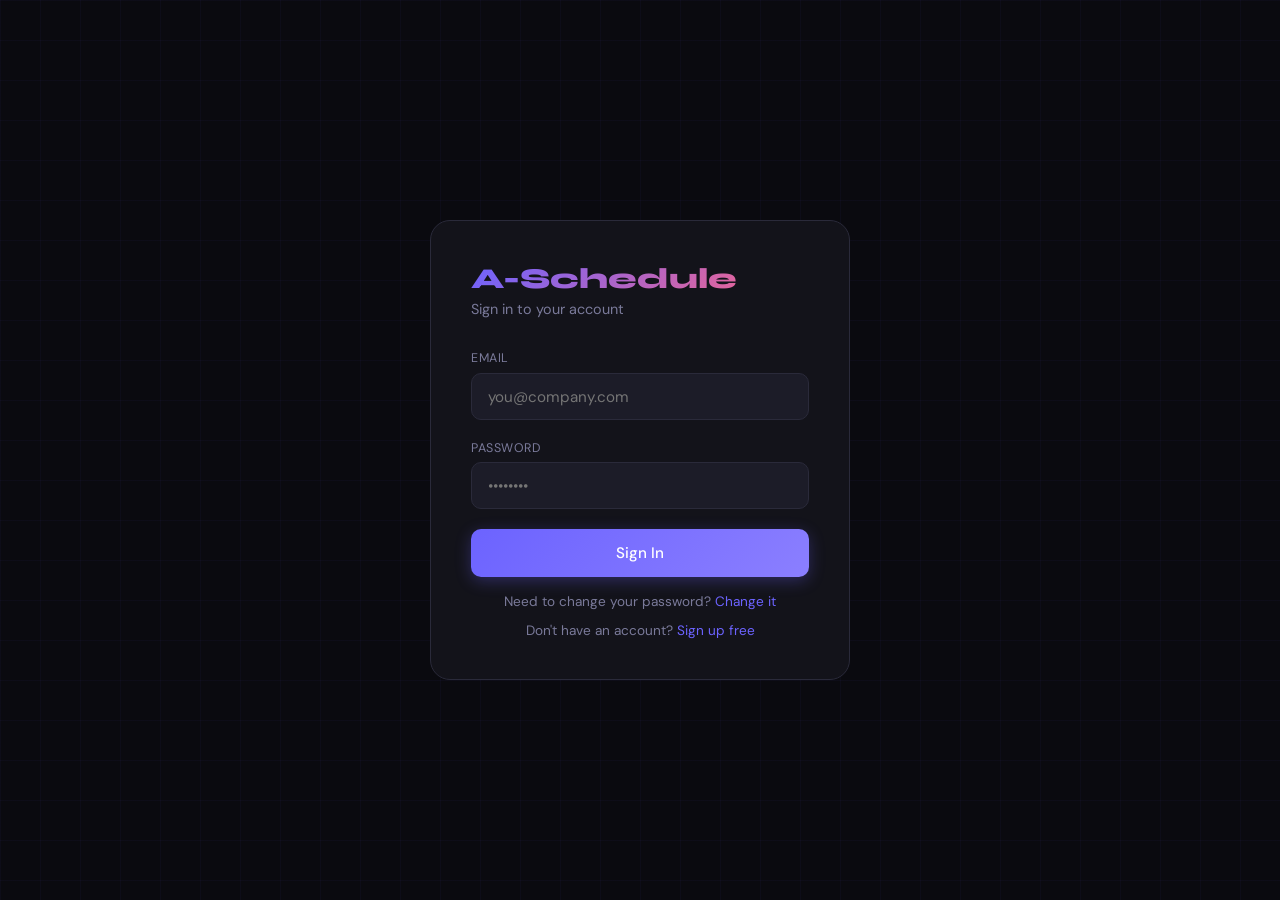
<file: frontend/settings.html>
<!DOCTYPE html>
<html lang="en">
<head>
  <meta charset="UTF-8">
  <meta name="viewport" content="width=device-width, initial-scale=1.0">
  <title>Settings — A-Schedule</title>
  <link href="https://fonts.googleapis.com/css2?family=Inter:wght@400;500;600;700&display=swap" rel="stylesheet">
  <link rel="stylesheet" href="css/style.css">
  <style>
    .hue-slider-wrap {
      position: relative;
      margin-bottom: 1rem;
    }
    .hue-track {
      width: 100%; height: 14px; border-radius: 100px;
      background: linear-gradient(to right,
        hsl(0,70%,55%), hsl(30,70%,55%), hsl(60,70%,55%),
        hsl(90,70%,55%), hsl(120,70%,55%), hsl(150,70%,55%),
        hsl(180,70%,55%), hsl(210,70%,55%), hsl(240,70%,55%),
        hsl(270,70%,55%), hsl(300,70%,55%), hsl(330,70%,55%), hsl(360,70%,55%));
      cursor: pointer; position: relative;
    }
    .hue-thumb {
      width: 22px; height: 22px; border-radius: 50%;
      background: white; border: 2px solid rgba(0,0,0,0.3);
      box-shadow: 0 1px 4px rgba(0,0,0,0.4);
      position: absolute; top: 50%; transform: translate(-50%, -50%);
      cursor: grab; pointer-events: none;
      transition: box-shadow 0.1s;
    }
    .hue-track:active .hue-thumb { cursor: grabbing; box-shadow: 0 2px 8px rgba(0,0,0,0.5); }
    .color-preview {
      display: flex; align-items: center; gap: 0.75rem; margin-top: 0.75rem;
    }
    .preview-swatch {
      width: 36px; height: 36px; border-radius: 8px; flex-shrink: 0;
      border: 1px solid rgba(0,0,0,0.15);
    }
    .preview-label { font-size: 0.82rem; color: var(--text-secondary); }
    .preview-hue { font-size: 0.75rem; color: var(--text-muted); margin-top: 0.1rem; }
  </style>
</head>
<body>
  <div class="app-layout">
    <aside class="sidebar">
      <a href="index.html" class="sidebar-logo">A-Schedule</a>
      <nav class="sidebar-nav">
        <span class="sidebar-section">Workspace</span>
        <a href="dashboard.html" class="nav-item" data-page="dashboard"><span class="icon">👥</span> Workers</a>
        <a href="schedule.html" class="nav-item" data-page="schedule"><span class="icon">📅</span> Schedule</a>
        <a href="calendar.html" class="nav-item" data-page="calendar"><span class="icon">🗓</span> Calendar</a>
        <a href="schedule-history.html" class="nav-item" data-page="history"><span class="icon">🗂</span> History</a>
        <span class="sidebar-section">Account</span>
        <a href="setup.html" class="nav-item" data-page="setup"><span class="icon">⚙️</span> Setup</a>
        <a href="settings.html" class="nav-item active" data-page="settings"><span class="icon">🎨</span> Settings</a>
        <a href="audit-log.html" class="nav-item" data-page="audit"><span class="icon">🔍</span> Audit Log</a>
      </nav>
      <div class="sidebar-bottom">
        <div class="sidebar-company">
          <div class="sidebar-company-avatar" id="sidebar-company-initial">—</div>
          <span class="sidebar-company-name" id="sidebar-company-name">—</span>
        </div>
        <button class="nav-item" onclick="logout()" style="color:#f87171"><span class="icon">🚪</span> Sign Out</button>
      </div>
    </aside>

    <main class="main-content">
      <div class="page-header">
        <div>
          <h1>Settings</h1>
          <p class="subtitle">Customize your A-Schedule appearance.</p>
        </div>
      </div>

      <div style="max-width:480px">
        <div class="card">

          <!-- Theme toggle -->
          <div class="settings-section">
            <div class="settings-label">Theme</div>
            <div class="theme-toggle">
              <button class="theme-btn" id="btn-dark"  onclick="setTheme('dark')">🌙 Dark</button>
              <button class="theme-btn" id="btn-light" onclick="setTheme('light')">☀️ Light</button>
            </div>
          </div>

          <div class="divider"></div>

          <!-- Hue slider -->
          <div class="settings-section" style="margin-bottom:0">
            <div class="settings-label">Accent Color</div>
            <div class="hue-slider-wrap">
              <div class="hue-track" id="hue-track">
                <div class="hue-thumb" id="hue-thumb"></div>
              </div>
            </div>
            <div class="color-preview">
              <div class="preview-swatch" id="preview-swatch"></div>
              <div>
                <div class="preview-label" id="preview-name">Emerald</div>
                <div class="preview-hue" id="preview-hue">Hue: 160°</div>
              </div>
            </div>
            <p style="color:var(--text-muted);font-size:0.75rem;margin-top:0.75rem">
              Drag the slider to tint the entire app with any color.
            </p>
          </div>

        </div>
      </div>
    </main>
  </div>

  <script src="js/auth.js"></script>
  <script>
    if (!getToken()) window.location.href = "login.html";
    initSidebar("settings");

    const track = document.getElementById("hue-track");
    const thumb = document.getElementById("hue-thumb");
    let isDragging = false;

    const HUE_NAMES = [
      [0, "Red"], [30, "Orange"], [55, "Yellow"], [90, "Lime"],
      [140, "Green"], [160, "Emerald"], [185, "Teal"], [210, "Sky"],
      [230, "Blue"], [260, "Indigo"], [280, "Violet"], [300, "Purple"],
      [330, "Rose"], [360, "Red"]
    ];

    function hueName(h) {
      let closest = HUE_NAMES[0];
      for (const entry of HUE_NAMES) {
        if (Math.abs(entry[0] - h) < Math.abs(closest[0] - h)) closest = entry;
      }
      return closest[1];
    }

    function setHue(hue) {
      hue = Math.round(Math.max(0, Math.min(360, hue)));
      localStorage.setItem("hue", hue);
      document.documentElement.style.setProperty("--hue", hue);

      thumb.style.left = `${(hue / 360) * 100}%`;

      const color = `hsl(${hue}, 65%, 55%)`;
      document.getElementById("preview-swatch").style.background = color;
      document.getElementById("preview-name").textContent = hueName(hue);
      document.getElementById("preview-hue").textContent = `Hue: ${hue}°`;
    }

    function hueFromEvent(e) {
      const rect = track.getBoundingClientRect();
      const clientX = e.touches ? e.touches[0].clientX : e.clientX;
      const pct = Math.max(0, Math.min(1, (clientX - rect.left) / rect.width));
      return Math.round(pct * 360);
    }

    track.addEventListener("mousedown", e => { isDragging = true; setHue(hueFromEvent(e)); });
    track.addEventListener("touchstart", e => { isDragging = true; setHue(hueFromEvent(e)); }, { passive: true });
    document.addEventListener("mousemove", e => { if (isDragging) setHue(hueFromEvent(e)); });
    document.addEventListener("touchmove", e => { if (isDragging) setHue(hueFromEvent(e)); }, { passive: true });
    document.addEventListener("mouseup", () => isDragging = false);
    document.addEventListener("touchend", () => isDragging = false);

    function setTheme(theme) {
      localStorage.setItem("theme", theme);
      applyTheme();
      updateUI();
    }

    function updateUI() {
      const theme = localStorage.getItem("theme") || "dark";
      document.getElementById("btn-dark").classList.toggle("active", theme === "dark");
      document.getElementById("btn-light").classList.toggle("active", theme === "light");
      setHue(parseInt(localStorage.getItem("hue") || "160"));
    }

    updateUI();
  </script>
</body>
</html>
</file>
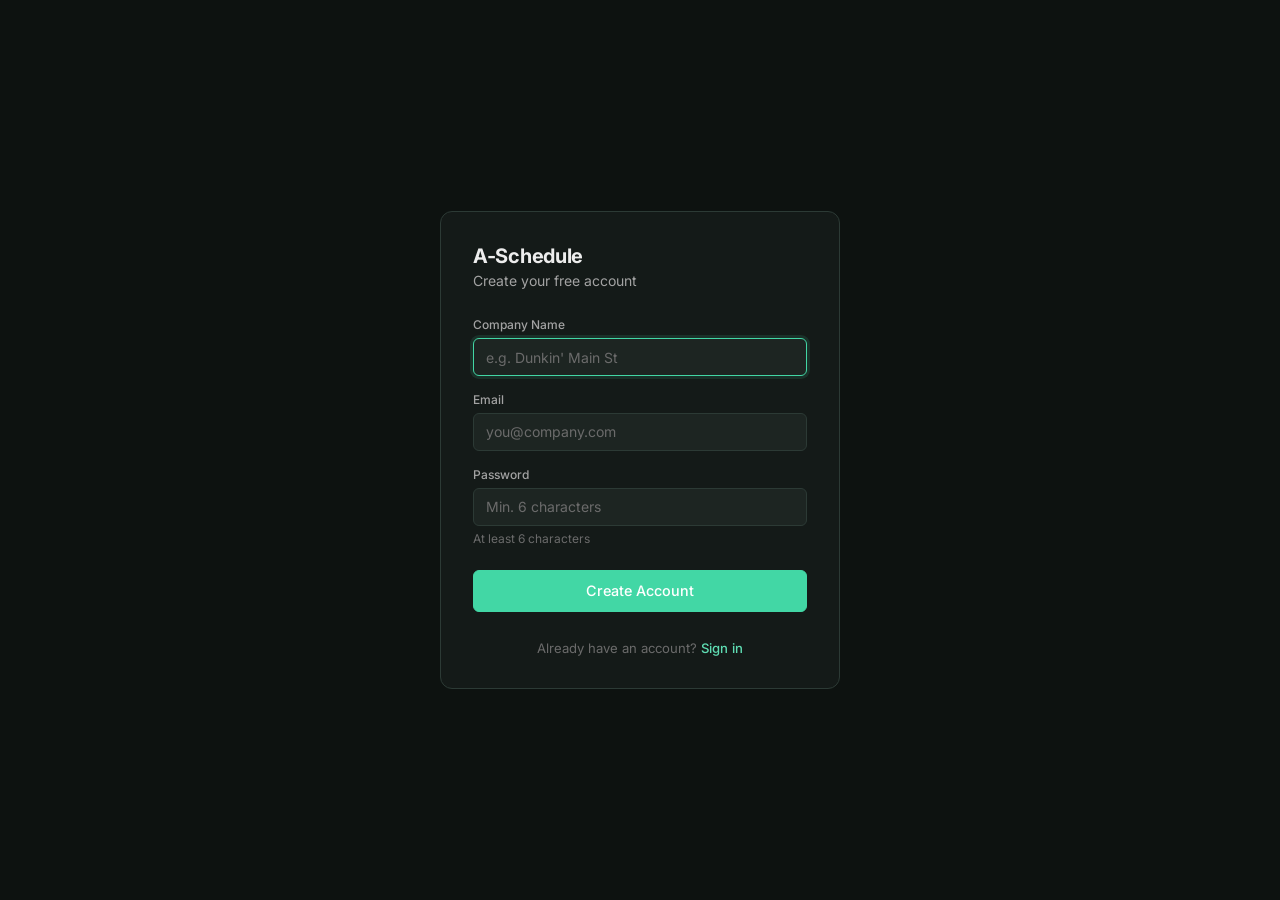
<file: frontend/signup.html>
<!DOCTYPE html>
<html lang="en">
<head>
  <meta charset="UTF-8">
  <meta name="viewport" content="width=device-width, initial-scale=1.0">
  <title>Sign Up — A-Schedule</title>
  <link href="https://fonts.googleapis.com/css2?family=Inter:wght@400;500;600;700&display=swap" rel="stylesheet">
  <link rel="stylesheet" href="css/style.css">
</head>
<body class="auth-body">
  <div class="auth-card">
    <div class="auth-logo">A-Schedule</div>
    <p class="auth-subtitle">Create your free account</p>

    <div class="error-msg" id="error"></div>

    <div class="form-group">
      <label>Company Name</label>
      <input type="text" id="company" placeholder="e.g. Dunkin' Main St" autofocus>
    </div>
    <div class="form-group">
      <label>Email</label>
      <input type="email" id="email" placeholder="you@company.com">
    </div>
    <div class="form-group" style="margin-bottom:1.5rem">
      <label>Password</label>
      <input type="password" id="password" placeholder="Min. 6 characters" onkeydown="if(event.key==='Enter') signup()">
      <span class="hint">At least 6 characters</span>
    </div>

    <button class="btn btn-primary btn-full" onclick="signup()">Create Account</button>
    <p class="footer-link">Already have an account? <a href="login.html">Sign in</a></p>
  </div>

  <script src="js/auth.js"></script>
  <script>
    if (getToken()) window.location.href = "dashboard.html";

    function signup() {
      const name = document.getElementById("company").value.trim();
      const email = document.getElementById("email").value.trim();
      const password = document.getElementById("password").value;
      const err = document.getElementById("error");
      err.style.display = "none";
      if (!name || !email || !password) { err.textContent = "Please fill in all fields."; err.style.display = "block"; return; }
      if (password.length < 6) { err.textContent = "Password must be at least 6 characters."; err.style.display = "block"; return; }
      fetch(`${API}/signup`, {
        method: "POST", headers: { "Content-Type": "application/json" },
        body: JSON.stringify({ name, email, password })
      }).then(r => r.json()).then(data => {
        if (data.status === "success") {
          localStorage.setItem("token", data.token);
          localStorage.setItem("company", JSON.stringify(data.company));
          setLoginTime();
          window.location.href = "onboarding.html";
        } else { err.textContent = data.message || "Signup failed."; err.style.display = "block"; }
      }).catch(() => { err.textContent = "Could not connect to server."; err.style.display = "block"; });
    }
  </script>
</body>
</html>
</file>
<file: frontend/css/style.css>
/* ─── Reset ─────────────────────────────────────────── */
*, *::before, *::after { box-sizing: border-box; margin: 0; padding: 0; }

/* ─── Base theme vars (non-color) ───────────────────── */
:root { --hue: 160; --sidebar-width: 220px; }

body, body.theme-dark {
  --text: #ededed; --text-secondary: #a3a3a3; --text-muted: #6b6b6b;
  --shadow: 0 1px 3px rgba(0,0,0,0.4);
  background: var(--bg); color: var(--text);
}
body.theme-light {
  --text: #0f0f0f; --text-secondary: #525252; --text-muted: #a3a3a3;
  --shadow: 0 1px 3px rgba(0,0,0,0.08);
  background: var(--bg); color: var(--text);
}

/* ─── Dynamic HSL Accent Tint System ────────────────── */
/* --hue is set by JS. All accent + surface colors derive from it. */

/* Dark tinted surfaces */
body, body.theme-dark {
  --accent:         hsl(var(--hue), 65%, 55%);
  --accent-hover:   hsl(var(--hue), 65%, 45%);
  --accent-subtle:  hsla(var(--hue), 65%, 55%, 0.12);
  --accent-text:    hsl(var(--hue), 65%, 62%);
  --bg:             hsl(var(--hue), 18%, 6%);
  --surface:        hsl(var(--hue), 14%, 9%);
  --surface2:       hsl(var(--hue), 12%, 13%);
  --surface3:       hsl(var(--hue), 10%, 16%);
  --border:         hsl(var(--hue), 14%, 20%);
}

/* Light tinted surfaces */
body.theme-light {
  --accent:         hsl(var(--hue), 75%, 38%);
  --accent-hover:   hsl(var(--hue), 75%, 30%);
  --accent-subtle:  hsla(var(--hue), 75%, 45%, 0.12);
  --accent-text:    hsl(var(--hue), 75%, 33%);
  --bg:             hsl(var(--hue), 55%, 95%);
  --surface:        hsl(var(--hue), 40%, 99%);
  --surface2:       hsl(var(--hue), 50%, 91%);
  --surface3:       hsl(var(--hue), 48%, 86%);
  --border:         hsl(var(--hue), 45%, 80%);
}

/* ─── Base ──────────────────────────────────────────── */
body { font-family: 'Inter', -apple-system, BlinkMacSystemFont, sans-serif; min-height: 100vh; transition: background 0.2s, color 0.2s; }

/* ─── App Layout ────────────────────────────────────── */
.app-layout { display: flex; min-height: 100vh; }

/* ─── Sidebar ───────────────────────────────────────── */
.sidebar {
  width: var(--sidebar-width);
  background: var(--surface);
  border-right: 1px solid var(--border);
  display: flex; flex-direction: column;
  position: fixed; top: 0; left: 0; bottom: 0;
  z-index: 100; padding: 1.25rem 0.75rem;
}
.sidebar-logo {
  font-size: 1rem; font-weight: 700; letter-spacing: -0.3px;
  color: var(--text); text-decoration: none;
  padding: 0.4rem 0.6rem; margin-bottom: 1.5rem; display: block;
}
.sidebar-section {
  font-size: 0.65rem; text-transform: uppercase; letter-spacing: 0.8px;
  color: var(--text-muted); padding: 0 0.6rem;
  margin-bottom: 0.3rem; margin-top: 1.25rem;
}
.sidebar-section:first-of-type { margin-top: 0; }
.sidebar-nav { display: flex; flex-direction: column; gap: 0.1rem; flex: 1; }
.nav-item {
  display: flex; align-items: center; gap: 0.6rem;
  padding: 0.55rem 0.6rem; border-radius: 6px;
  color: var(--text-secondary); text-decoration: none; font-size: 0.85rem; font-weight: 500;
  transition: all 0.1s; cursor: pointer; border: none; background: transparent;
  width: 100%; font-family: inherit;
}
.nav-item:hover { background: var(--surface2); color: var(--text); }
.nav-item.active { background: var(--accent-subtle); color: var(--accent-text); }
.nav-item .icon { font-size: 0.95rem; width: 1rem; text-align: center; flex-shrink: 0; }
.sidebar-bottom { border-top: 1px solid var(--border); padding-top: 0.75rem; margin-top: 0.75rem; }
.sidebar-company {
  display: flex; align-items: center; gap: 0.5rem;
  padding: 0.5rem 0.6rem; border-radius: 6px;
  background: var(--surface2); margin-bottom: 0.25rem;
}
.sidebar-company-avatar {
  width: 24px; height: 24px; border-radius: 5px;
  background: var(--accent); opacity: 0.9;
  display: flex; align-items: center; justify-content: center;
  font-size: 0.7rem; font-weight: 700; color: white; flex-shrink: 0;
}
.sidebar-company-name { font-size: 0.82rem; font-weight: 500; color: var(--text); white-space: nowrap; overflow: hidden; text-overflow: ellipsis; }

/* ─── Main Content ──────────────────────────────────── */
.main-content { margin-left: var(--sidebar-width); flex: 1; padding: 2rem 2.5rem; max-width: calc(100vw - var(--sidebar-width)); }
.page-header { margin-bottom: 1.75rem; display: flex; align-items: flex-start; justify-content: space-between; }
h1 { font-size: 1.4rem; font-weight: 600; letter-spacing: -0.3px; color: var(--text); }
h2 { font-size: 1.5rem; font-weight: 600; letter-spacing: -0.3px; margin-bottom: 0.3rem; }
.subtitle { color: var(--text-secondary); font-size: 0.85rem; margin-top: 0.2rem; }
.subtitle-lg { color: var(--text-secondary); margin-bottom: 2rem; font-size: 0.9rem; }

/* ─── Cards ─────────────────────────────────────────── */
.card { background: var(--surface); border: 1px solid var(--border); border-radius: 10px; padding: 1.5rem; margin-bottom: 1.25rem; }
.card-overflow { background: var(--surface); border: 1px solid var(--border); border-radius: 10px; overflow: hidden; margin-bottom: 1.25rem; }
.card-header { display: flex; align-items: center; justify-content: space-between; padding: 1rem 1.25rem; border-bottom: 1px solid var(--border); }
.card-title { font-size: 0.9rem; font-weight: 600; color: var(--text); }
.card-title-lg { font-size: 0.95rem; font-weight: 600; color: var(--text); margin-bottom: 1.25rem; }

/* ─── Buttons ───────────────────────────────────────── */
.btn { display: inline-flex; align-items: center; gap: 0.4rem; padding: 0.55rem 1rem; border-radius: 6px; font-family: inherit; font-size: 0.85rem; font-weight: 500; cursor: pointer; border: 1px solid transparent; transition: all 0.15s; text-decoration: none; }
.btn-primary { background: var(--accent); color: white; border-color: var(--accent); }
.btn-primary:hover { background: var(--accent-hover); border-color: var(--accent-hover); }
.btn-secondary { background: var(--surface2); color: var(--text); border-color: var(--border); }
.btn-secondary:hover { border-color: var(--text-muted); }
.btn-ghost { background: transparent; color: var(--text-secondary); border-color: var(--border); }
.btn-ghost:hover { background: var(--surface2); color: var(--text); }
.btn-danger-soft { background: transparent; color: #f87171; border-color: transparent; font-size: 0.8rem; padding: 0.3rem 0.6rem; }
.btn-danger-soft:hover { background: rgba(248,113,113,0.08); border-color: rgba(248,113,113,0.3); }
.btn-icon { background: transparent; color: var(--text-muted); border: none; cursor: pointer; padding: 0.25rem 0.4rem; border-radius: 4px; font-size: 1rem; transition: all 0.1s; }
.btn-icon:hover { color: #f87171; background: rgba(248,113,113,0.08); }
.btn-full { width: 100%; justify-content: center; padding: 0.7rem; font-size: 0.9rem; margin-bottom: 0.75rem; }

/* ─── Forms ─────────────────────────────────────────── */
.form-row { display: grid; grid-template-columns: 1fr 1fr; gap: 1rem; }
.form-group { display: flex; flex-direction: column; gap: 0.35rem; margin-bottom: 1rem; }
label { font-size: 0.75rem; color: var(--text-secondary); font-weight: 500; }
input, select { background: var(--surface2); border: 1px solid var(--border); color: var(--text); padding: 0.6rem 0.75rem; border-radius: 6px; font-family: inherit; font-size: 0.875rem; transition: border-color 0.15s; width: 100%; }
input:focus, select:focus { outline: none; border-color: var(--accent); box-shadow: 0 0 0 3px var(--accent-subtle); }
input::placeholder { color: var(--text-muted); }
.hint { font-size: 0.75rem; color: var(--text-muted); }

/* ─── Table ─────────────────────────────────────────── */
table { width: 100%; border-collapse: collapse; }
th { text-align: left; padding: 0.7rem 1.25rem; font-size: 0.72rem; text-transform: uppercase; letter-spacing: 0.5px; color: var(--text-muted); border-bottom: 1px solid var(--border); font-weight: 500; }
td { padding: 0.85rem 1.25rem; border-bottom: 1px solid var(--border); font-size: 0.875rem; vertical-align: middle; }
tr:last-child td { border-bottom: none; }
tr:hover td { background: var(--surface2); }
.day-header { background: var(--surface2); }
.day-header td { font-weight: 600; color: var(--text-secondary); padding: 0.5rem 1.25rem; font-size: 0.8rem; text-transform: uppercase; letter-spacing: 0.5px; }

/* ─── Badges & Chips ────────────────────────────────── */
.badge { display: inline-block; padding: 0.2rem 0.5rem; border-radius: 4px; font-size: 0.72rem; font-weight: 500; }
.badge-yes { background: rgba(16,185,129,0.1); color: #10b981; }
.badge-no  { background: rgba(248,113,113,0.1); color: #f87171; }
.role-chip { display: inline-block; background: var(--accent-subtle); color: var(--accent-text); border-radius: 4px; padding: 0.18rem 0.5rem; font-size: 0.72rem; margin: 0.1rem; font-weight: 500; }
.days-chip { display: inline-block; background: var(--surface2); border: 1px solid var(--border); border-radius: 4px; padding: 0.15rem 0.45rem; font-size: 0.72rem; margin: 0.1rem; color: var(--text-secondary); }

/* ─── Stats ─────────────────────────────────────────── */
.stats { display: grid; grid-template-columns: repeat(auto-fit, minmax(160px, 1fr)); gap: 0.75rem; margin-bottom: 1.5rem; }
.stat-card { background: var(--surface); border: 1px solid var(--border); border-radius: 10px; padding: 1.1rem 1.25rem; }
.stat-label { font-size: 0.72rem; color: var(--text-muted); text-transform: uppercase; letter-spacing: 0.5px; margin-bottom: 0.5rem; font-weight: 500; }
.stat-value { font-size: 1.75rem; font-weight: 600; letter-spacing: -0.5px; color: var(--text); }
.stat-value.accent { color: var(--accent-text); }

/* ─── Empty State ───────────────────────────────────── */
.empty-state { text-align: center; padding: 3.5rem 2rem; color: var(--text-muted); }
.empty-state .icon { font-size: 2rem; margin-bottom: 0.75rem; }
.empty-state p { margin-bottom: 1.25rem; font-size: 0.9rem; }

/* ─── Toast ─────────────────────────────────────────── */
.toast { position: fixed; bottom: 1.5rem; right: 1.5rem; background: var(--surface); border: 1px solid var(--border); border-radius: 8px; padding: 0.75rem 1.25rem; font-size: 0.85rem; transform: translateY(80px); opacity: 0; transition: all 0.25s ease; z-index: 200; box-shadow: var(--shadow); }
.toast.show { transform: translateY(0); opacity: 1; }
.toast.success { border-color: #10b981; color: #10b981; }
.toast.error   { border-color: #f87171; color: #f87171; }

/* ─── Auth Pages ────────────────────────────────────── */
.auth-body { min-height: 100vh; display: flex; align-items: center; justify-content: center; padding: 1rem; }
.auth-card { background: var(--surface); border: 1px solid var(--border); border-radius: 12px; padding: 2rem; width: 100%; max-width: 400px; animation: fadeUp 0.3s ease both; }
.auth-logo { font-size: 1.25rem; font-weight: 700; letter-spacing: -0.3px; color: var(--text); margin-bottom: 0.25rem; }
.auth-subtitle { color: var(--text-secondary); font-size: 0.875rem; margin-bottom: 1.75rem; }
.error-msg { color: #f87171; font-size: 0.82rem; margin-bottom: 0.75rem; display: none; background: rgba(248,113,113,0.08); border: 1px solid rgba(248,113,113,0.2); border-radius: 6px; padding: 0.5rem 0.75rem; }
.footer-link { text-align: center; font-size: 0.82rem; color: var(--text-muted); margin-top: 1rem; }
.footer-link a { color: var(--accent-text); text-decoration: none; font-weight: 500; }

/* ─── Landing Page ──────────────────────────────────── */
.landing-body { min-height: 100vh; display: flex; flex-direction: column; align-items: center; justify-content: center; }
.hero { text-align: center; padding: 2rem; animation: fadeUp 0.4s ease both; max-width: 480px; }
.hero-logo { font-size: 2.5rem; font-weight: 700; letter-spacing: -1px; color: var(--text); margin-bottom: 0.5rem; }
.hero-logo span { color: var(--accent-text); }
.hero-tagline { font-size: 1rem; color: var(--text-secondary); margin-bottom: 2.5rem; line-height: 1.6; }
.btn-group { display: flex; gap: 0.75rem; justify-content: center; flex-wrap: wrap; }
.company-badge { background: var(--surface2); border: 1px solid var(--border); border-radius: 6px; padding: 0.4rem 0.9rem; font-size: 0.82rem; color: var(--text-secondary); margin-bottom: 1.5rem; display: none; }
.company-badge span { color: var(--accent-text); font-weight: 500; }

/* ─── Onboarding ────────────────────────────────────── */
.onboarding-body { min-height: 100vh; display: flex; align-items: center; justify-content: center; padding: 2rem; }
.onboarding-card { background: var(--surface); border: 1px solid var(--border); border-radius: 12px; width: 100%; max-width: 520px; animation: fadeUp 0.3s ease both; overflow: hidden; }
.onboarding-header { padding: 1.75rem 1.75rem 1.25rem; border-bottom: 1px solid var(--border); }
.onboarding-logo { font-size: 1rem; font-weight: 700; color: var(--text); margin-bottom: 1.25rem; display: block; }
.progress-steps { display: flex; align-items: center; }
.step { display: flex; align-items: center; gap: 0.45rem; flex: 1; }
.step-dot { width: 24px; height: 24px; border-radius: 50%; border: 1.5px solid var(--border); display: flex; align-items: center; justify-content: center; font-size: 0.7rem; font-weight: 600; color: var(--text-muted); background: var(--surface2); flex-shrink: 0; transition: all 0.2s; }
.step.active .step-dot { border-color: var(--accent); color: var(--accent-text); background: var(--accent-subtle); }
.step.done .step-dot { border-color: #10b981; color: #10b981; background: rgba(16,185,129,0.1); }
.step-label { font-size: 0.75rem; color: var(--text-muted); white-space: nowrap; }
.step.active .step-label { color: var(--text); font-weight: 500; }
.step.done .step-label { color: #10b981; }
.step-line { flex: 1; height: 1px; background: var(--border); margin: 0 0.4rem; }
.step-line.done { background: #10b981; }
.onboarding-body-content { padding: 1.75rem; }
.onboarding-title { font-size: 1.1rem; font-weight: 600; margin-bottom: 0.25rem; letter-spacing: -0.2px; }
.onboarding-desc { color: var(--text-secondary); font-size: 0.875rem; margin-bottom: 1.5rem; }
.onboarding-footer { padding: 1.25rem 1.75rem; border-top: 1px solid var(--border); display: flex; justify-content: space-between; align-items: center; }
.skip-link { color: var(--text-muted); font-size: 0.82rem; cursor: pointer; text-decoration: none; }
.skip-link:hover { color: var(--text); }

/* ─── Schedule Builder ──────────────────────────────── */
.label-row { display: grid; grid-template-columns: 1.2fr 1fr 1fr 1fr 0.6fr auto; gap: 0.5rem; padding: 0 0.75rem; margin-bottom: 0.4rem; }
.label-row span { font-size: 0.68rem; text-transform: uppercase; letter-spacing: 0.5px; color: var(--text-muted); font-weight: 500; }
.shift-row { display: grid; grid-template-columns: 1.2fr 1fr 1fr 1fr 0.6fr auto; gap: 0.5rem; align-items: center; background: var(--surface2); border: 1px solid var(--border); border-radius: 8px; padding: 0.6rem 0.75rem; margin-bottom: 0.5rem; }
.shift-row select, .shift-row input { background: var(--surface); border: 1px solid var(--border); color: var(--text); padding: 0.45rem 0.6rem; border-radius: 5px; font-family: inherit; font-size: 0.82rem; width: auto; }
.shift-row select:focus, .shift-row input:focus { outline: none; border-color: var(--accent); }
.actions { display: flex; gap: 0.75rem; margin-top: 0.75rem; }

/* ─── Worker toggles ────────────────────────────────── */
.days-grid { display: grid; grid-template-columns: repeat(4, 1fr); gap: 0.4rem; }
.day-btn { background: var(--surface2); border: 1px solid var(--border); color: var(--text-secondary); padding: 0.55rem; border-radius: 6px; text-align: center; cursor: pointer; font-size: 0.82rem; transition: all 0.1s; user-select: none; font-family: inherit; font-weight: 500; }
.day-btn.selected { background: var(--accent-subtle); border-color: var(--accent); color: var(--accent-text); }
.roles-grid { display: flex; flex-wrap: wrap; gap: 0.4rem; }
.role-btn { background: var(--surface2); border: 1px solid var(--border); color: var(--text-secondary); padding: 0.4rem 0.85rem; border-radius: 100px; cursor: pointer; font-size: 0.82rem; transition: all 0.1s; font-family: inherit; }
.role-btn.selected { background: var(--accent-subtle); border-color: var(--accent); color: var(--accent-text); }
.no-roles { color: var(--text-muted); font-size: 0.85rem; }
.no-roles a { color: var(--accent-text); text-decoration: none; }

/* ─── Setup Roles ───────────────────────────────────── */
.roles-list { display: flex; flex-wrap: wrap; gap: 0.5rem; margin-bottom: 1rem; min-height: 36px; }
.role-tag { display: inline-flex; align-items: center; gap: 0.4rem; background: var(--accent-subtle); border: 1px solid var(--accent); color: var(--accent-text); padding: 0.35rem 0.75rem; border-radius: 100px; font-size: 0.82rem; font-weight: 500; }
.role-tag .del { cursor: pointer; color: var(--text-muted); font-size: 0.95rem; line-height: 1; transition: color 0.1s; }
.role-tag .del:hover { color: #f87171; }
.add-role-row { display: flex; gap: 0.5rem; }
.add-role-row input { flex: 1; }

/* ─── Settings Page ─────────────────────────────────── */
.settings-section { margin-bottom: 2rem; }
.settings-label { font-size: 0.75rem; font-weight: 500; color: var(--text-secondary); text-transform: uppercase; letter-spacing: 0.5px; margin-bottom: 0.75rem; }
.theme-toggle { display: flex; gap: 0.5rem; }
.theme-btn { display: flex; align-items: center; gap: 0.5rem; padding: 0.6rem 1rem; border-radius: 7px; border: 1px solid var(--border); background: var(--surface2); color: var(--text-secondary); cursor: pointer; font-family: inherit; font-size: 0.85rem; font-weight: 500; transition: all 0.1s; }
.theme-btn:hover { border-color: var(--text-muted); color: var(--text); }
.theme-btn.active { border-color: var(--accent); background: var(--accent-subtle); color: var(--accent-text); }

/* ─── Divider ───────────────────────────────────────── */
.divider { height: 1px; background: var(--border); margin: 1.5rem 0; }

/* ─── Animations ────────────────────────────────────── */
@keyframes fadeUp {
  from { opacity: 0; transform: translateY(10px); }
  to   { opacity: 1; transform: translateY(0); }
}
</file>
